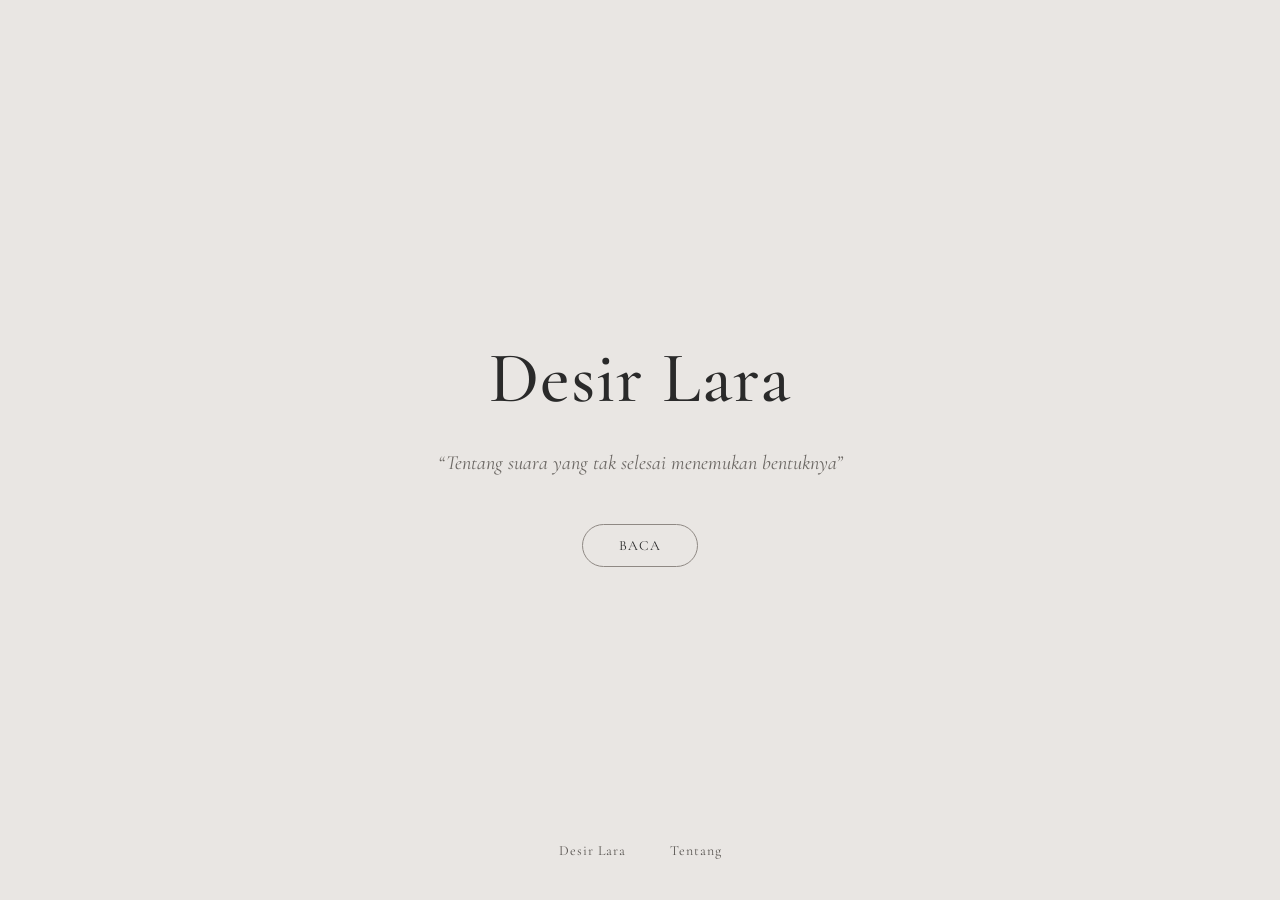
<file: index.html>
<!doctype html>
<html lang="id">
  <head>
    <meta charset="UTF-8" />
    <meta name="viewport" content="width=device-width, initial-scale=1.0" />
    <title>Desir Lara</title>

    <link
      href="https://fonts.googleapis.com/css2?family=Cormorant+Garamond:wght@400;500;600&display=swap"
      rel="stylesheet"
    />
    <link rel="stylesheet" href="style.css" />
  </head>

  <body>
    <section class="hero">
      <h1>Desir Lara</h1>
      <p class="tagline">
        “Tentang suara yang tak selesai menemukan bentuknya”
      </p>

      <a href="puisi-cerpen.html" class="btn">BACA</a>

      <div class="bottom-nav">
        <p>
          <a href="index.html">Desir Lara</a> <a href="tentang.html">Tentang</a>
        </p>
      </div>
    </section>
  </body>
</html>
</file>
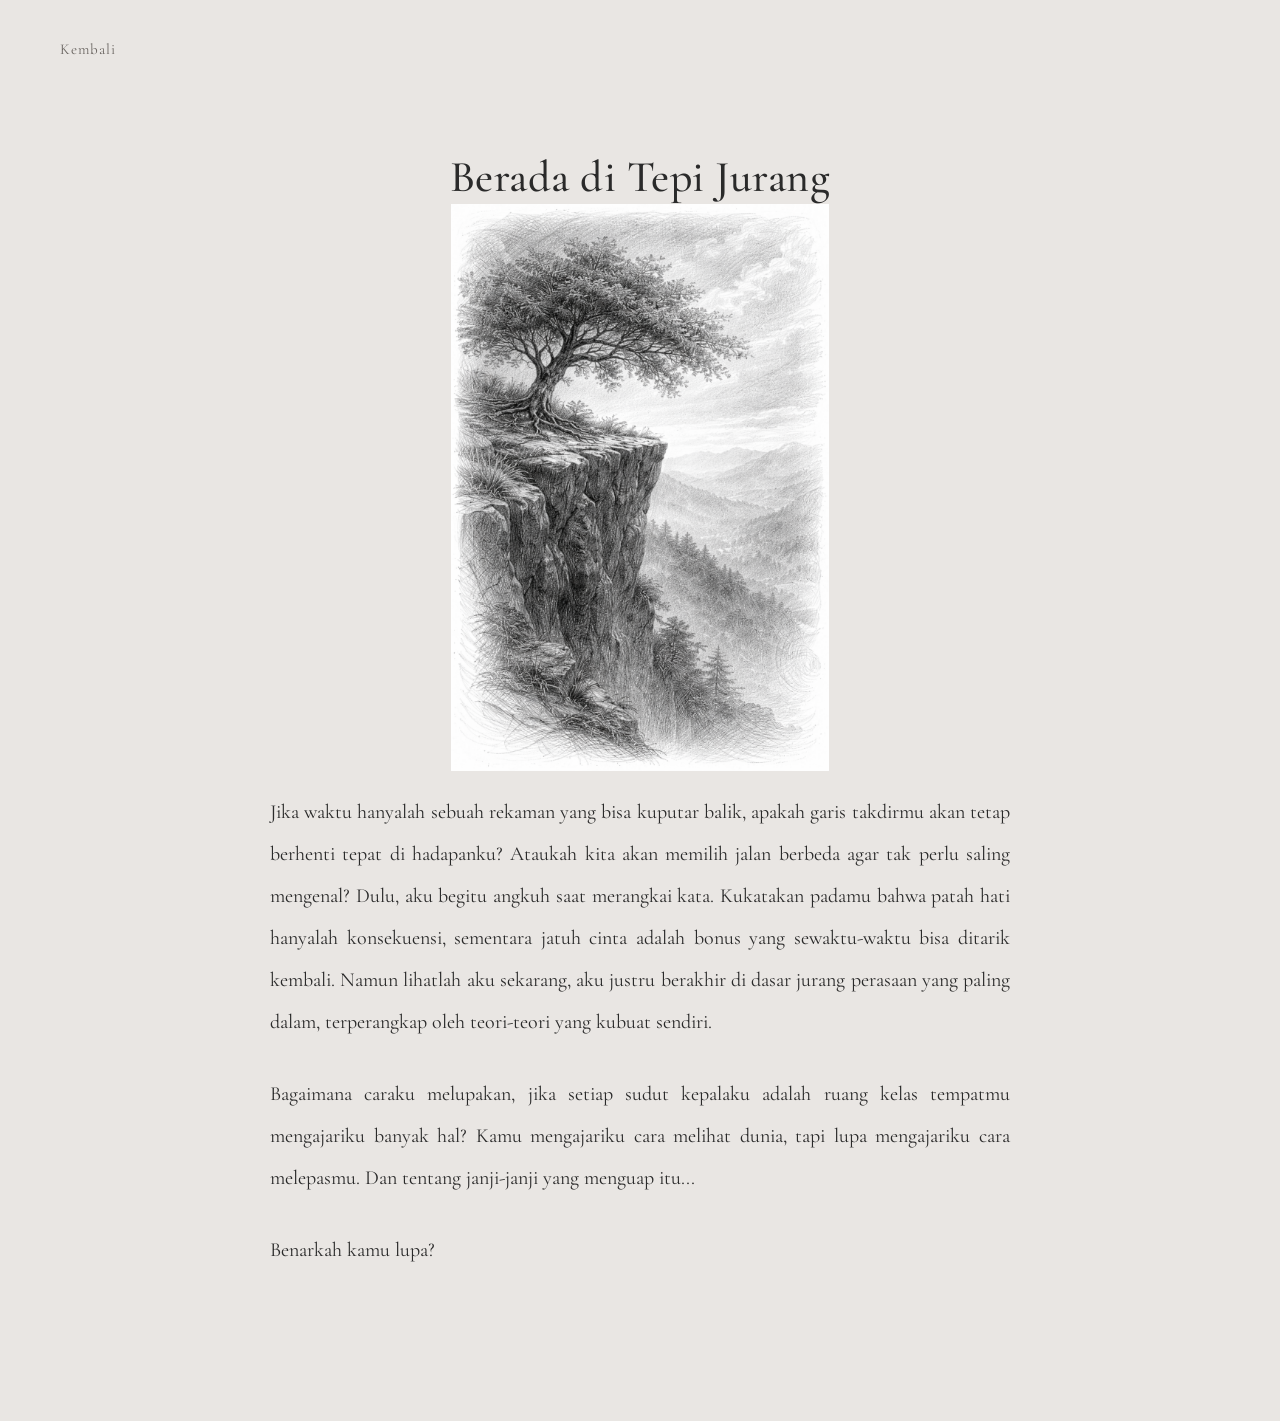
<file: jurang.html>
<html lang="en">
  <head>
    <html lang="en">
      <head>
        <link
          href="https://fonts.googleapis.com/css2?family=Cormorant+Garamond:wght@400;500;600&display=swap"
          rel="stylesheet"
        />
        <link rel="stylesheet" href="style.css" />
      </head>
      <body>
        <a href="puisi-cerpen.html" class="back-link">Kembali</a>

        <div class="detail-container">
          <h1 class="detail-title">Berada di Tepi Jurang</h1>

          <img src="assets/jurang.jpg" alt="Berada di Tepi Jurang" />
          <div class="detail-content">
            <p>
              Jika waktu hanyalah sebuah rekaman yang bisa kuputar balik, apakah
              garis takdirmu akan tetap berhenti tepat di hadapanku? Ataukah
              kita akan memilih jalan berbeda agar tak perlu saling mengenal?
              Dulu, aku begitu angkuh saat merangkai kata. Kukatakan padamu
              bahwa patah hati hanyalah konsekuensi, sementara jatuh cinta
              adalah bonus yang sewaktu-waktu bisa ditarik kembali. Namun
              lihatlah aku sekarang, aku justru berakhir di dasar jurang
              perasaan yang paling dalam, terperangkap oleh teori-teori yang
              kubuat sendiri.
            </p>
            <p>
              Bagaimana caraku melupakan, jika setiap sudut kepalaku adalah
              ruang kelas tempatmu mengajariku banyak hal? Kamu mengajariku cara
              melihat dunia, tapi lupa mengajariku cara melepasmu. Dan tentang
              janji-janji yang menguap itu...
            </p>
            <p>Benarkah kamu lupa?</p>
          </div>
        </div>
      </body>
    </html>
  </head>
</html>
</file>
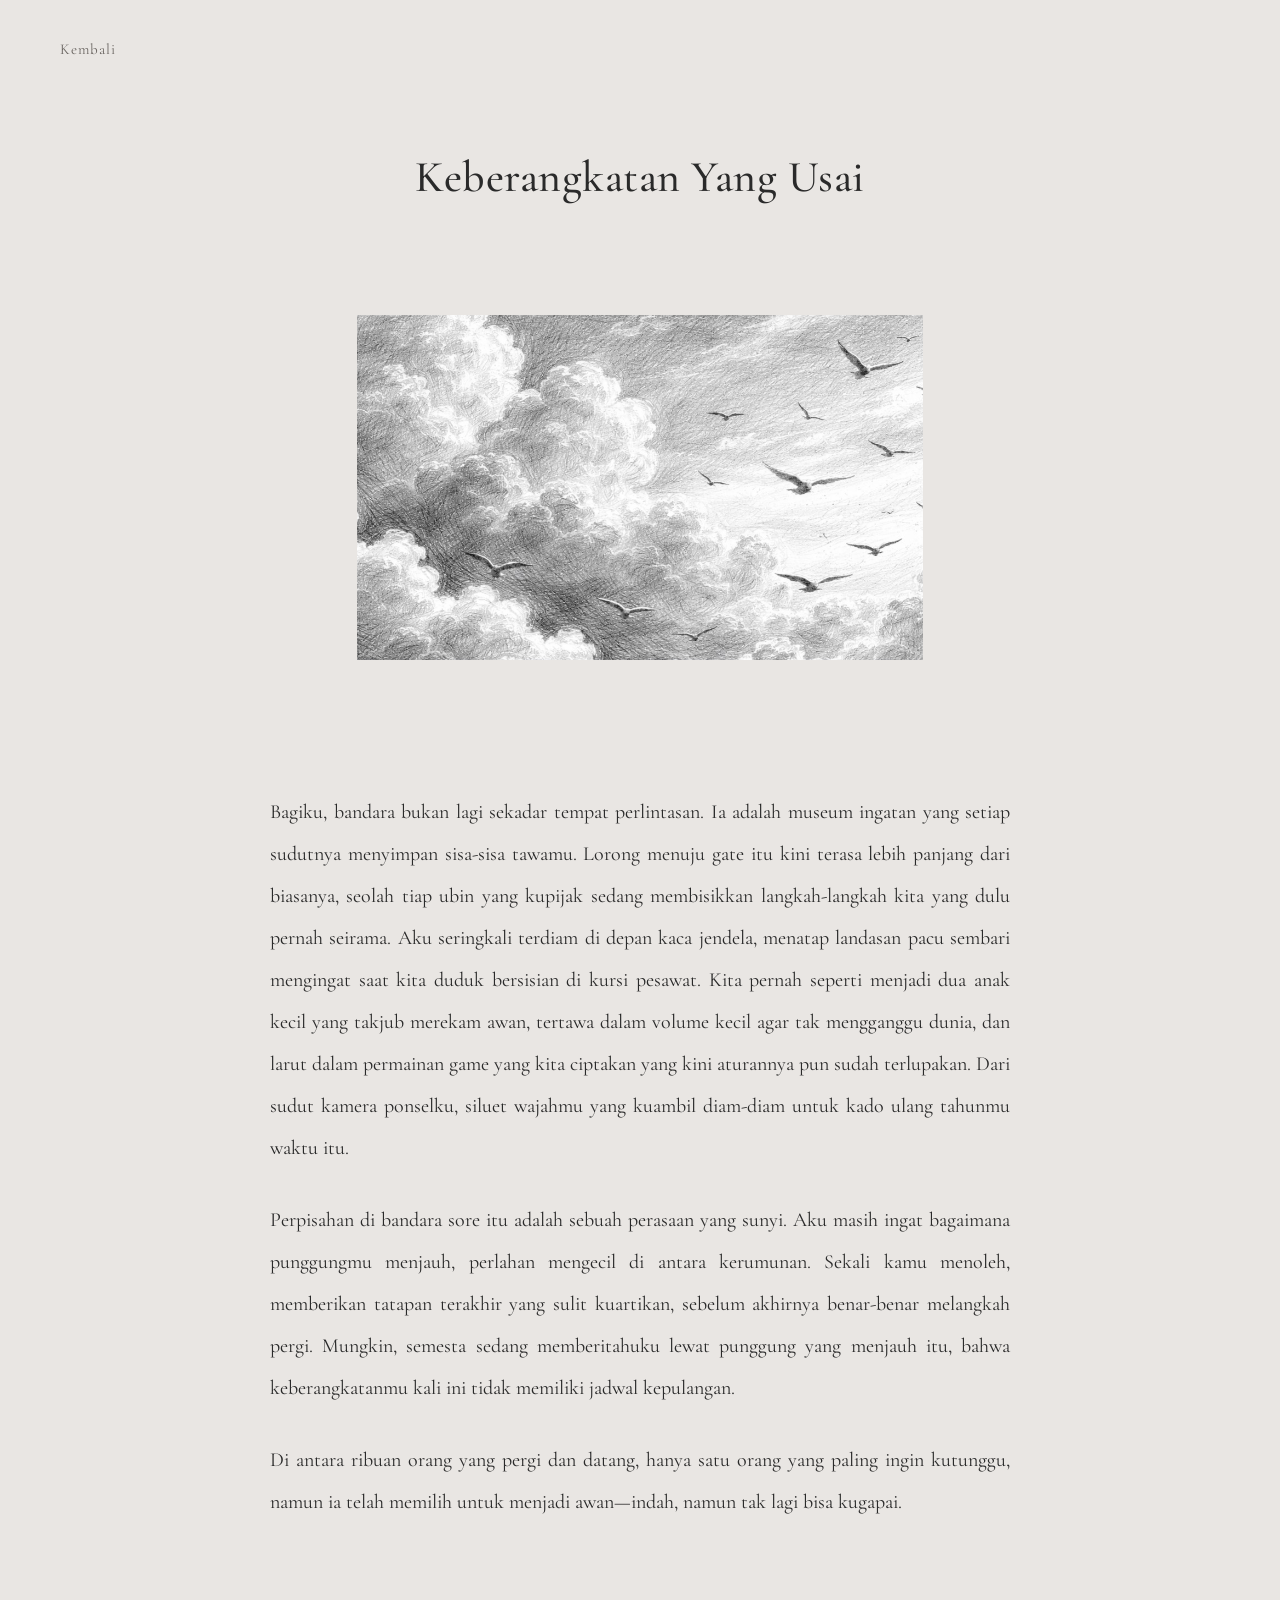
<file: keberangkatan-yang-usai.html>
<html lang="en">
  <head>
    <link
      href="https://fonts.googleapis.com/css2?family=Cormorant+Garamond:wght@400;500;600&display=swap"
      rel="stylesheet"
    />
    <link rel="stylesheet" href="style.css" />
  </head>
  <body>
    <a href="puisi-cerpen.html" class="back-link">Kembali</a>

    <div class="detail-container">
      <h1 class="detail-title">Keberangkatan Yang Usai</h1>

      <img src="assets/keberangkatan.jpg" alt="Keberangkatan Yang Usai" />
      <div class="detail-content">
        <p>
          Bagiku, bandara bukan lagi sekadar tempat perlintasan. Ia adalah
          museum ingatan yang setiap sudutnya menyimpan sisa-sisa tawamu. Lorong
          menuju gate itu kini terasa lebih panjang dari biasanya, seolah tiap
          ubin yang kupijak sedang membisikkan langkah-langkah kita yang dulu
          pernah seirama. Aku seringkali terdiam di depan kaca jendela, menatap
          landasan pacu sembari mengingat saat kita duduk bersisian di kursi
          pesawat. Kita pernah seperti menjadi dua anak kecil yang takjub
          merekam awan, tertawa dalam volume kecil agar tak mengganggu dunia,
          dan larut dalam permainan game yang kita ciptakan yang kini aturannya
          pun sudah terlupakan. Dari sudut kamera ponselku, siluet wajahmu yang
          kuambil diam-diam untuk kado ulang tahunmu waktu itu.
        </p>
        <p>
          Perpisahan di bandara sore itu adalah sebuah perasaan yang sunyi. Aku
          masih ingat bagaimana punggungmu menjauh, perlahan mengecil di antara
          kerumunan. Sekali kamu menoleh, memberikan tatapan terakhir yang sulit
          kuartikan, sebelum akhirnya benar-benar melangkah pergi. Mungkin,
          semesta sedang memberitahuku lewat punggung yang menjauh itu, bahwa
          keberangkatanmu kali ini tidak memiliki jadwal kepulangan.
        </p>
        <p>
          Di antara ribuan orang yang pergi dan datang, hanya satu orang yang
          paling ingin kutunggu, namun ia telah memilih untuk menjadi
          awan—indah, namun tak lagi bisa kugapai.
        </p>
      </div>
    </div>
  </body>
</html>
</file>
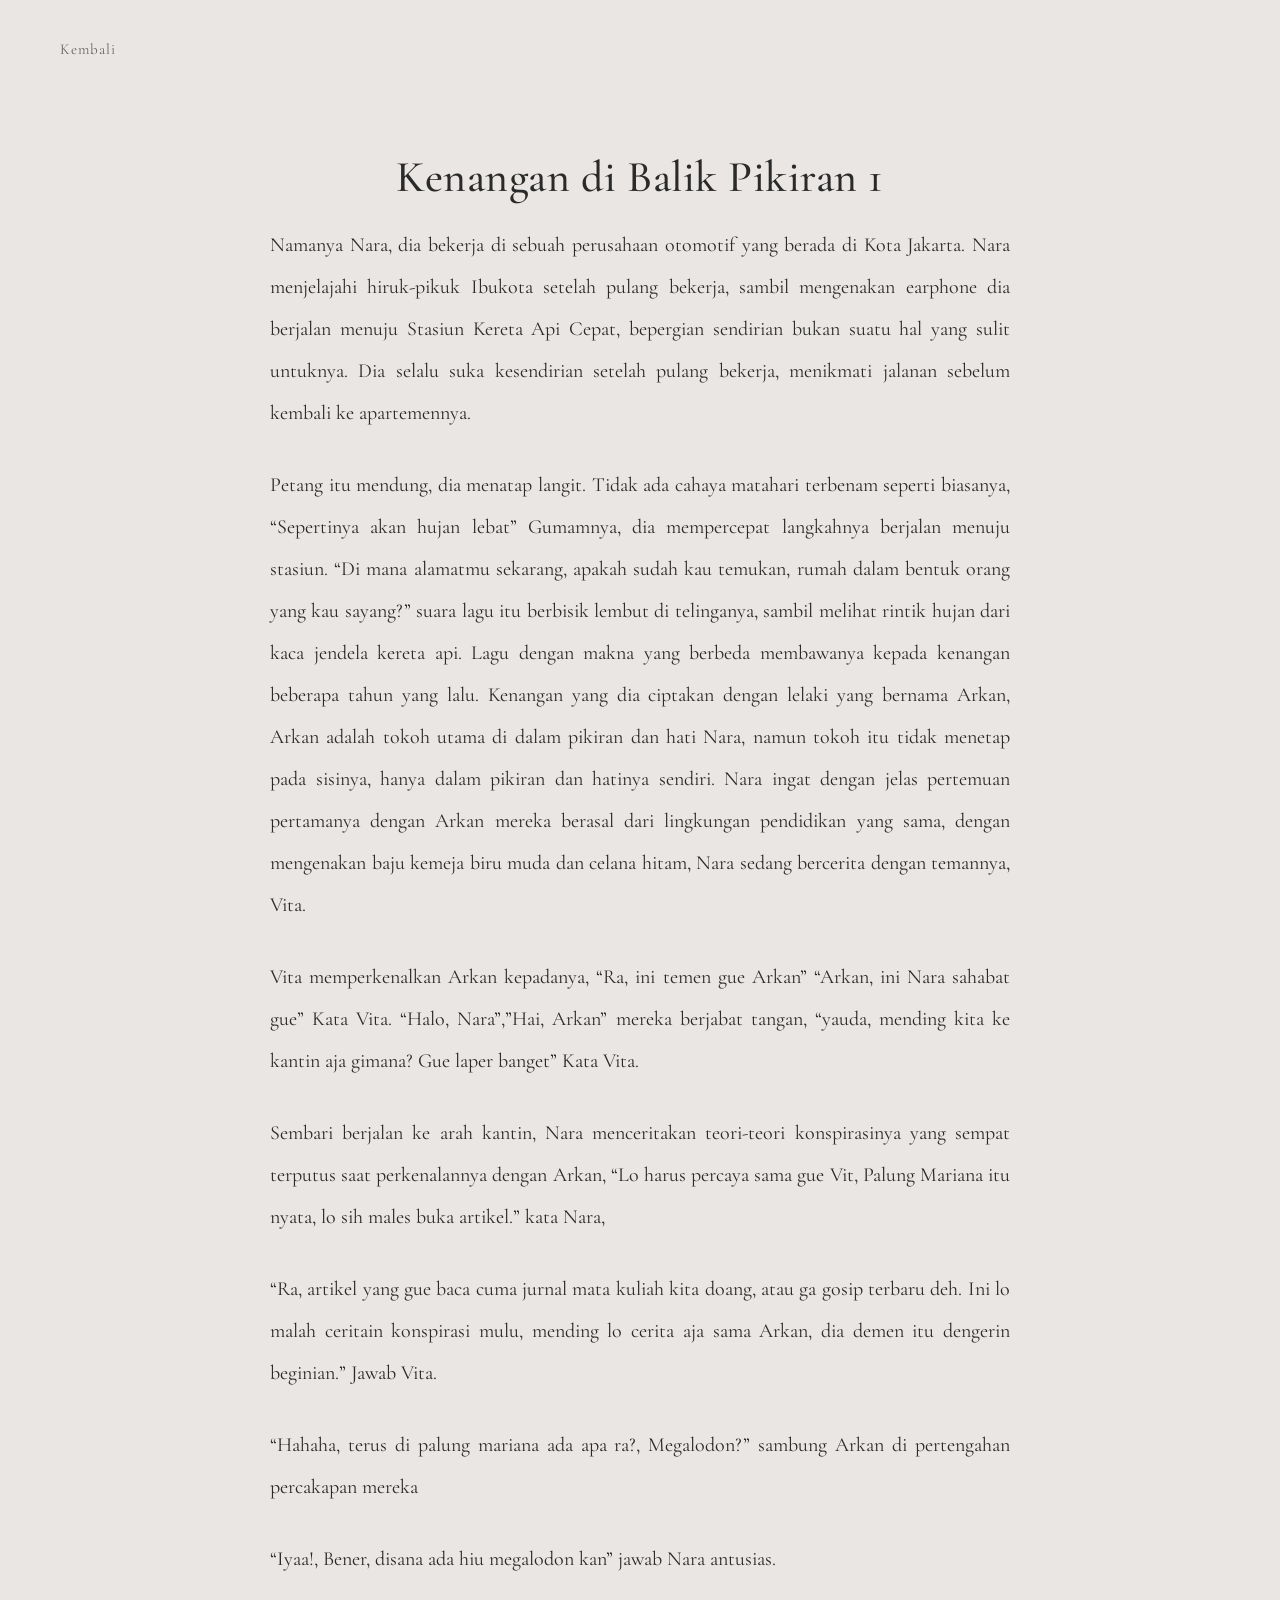
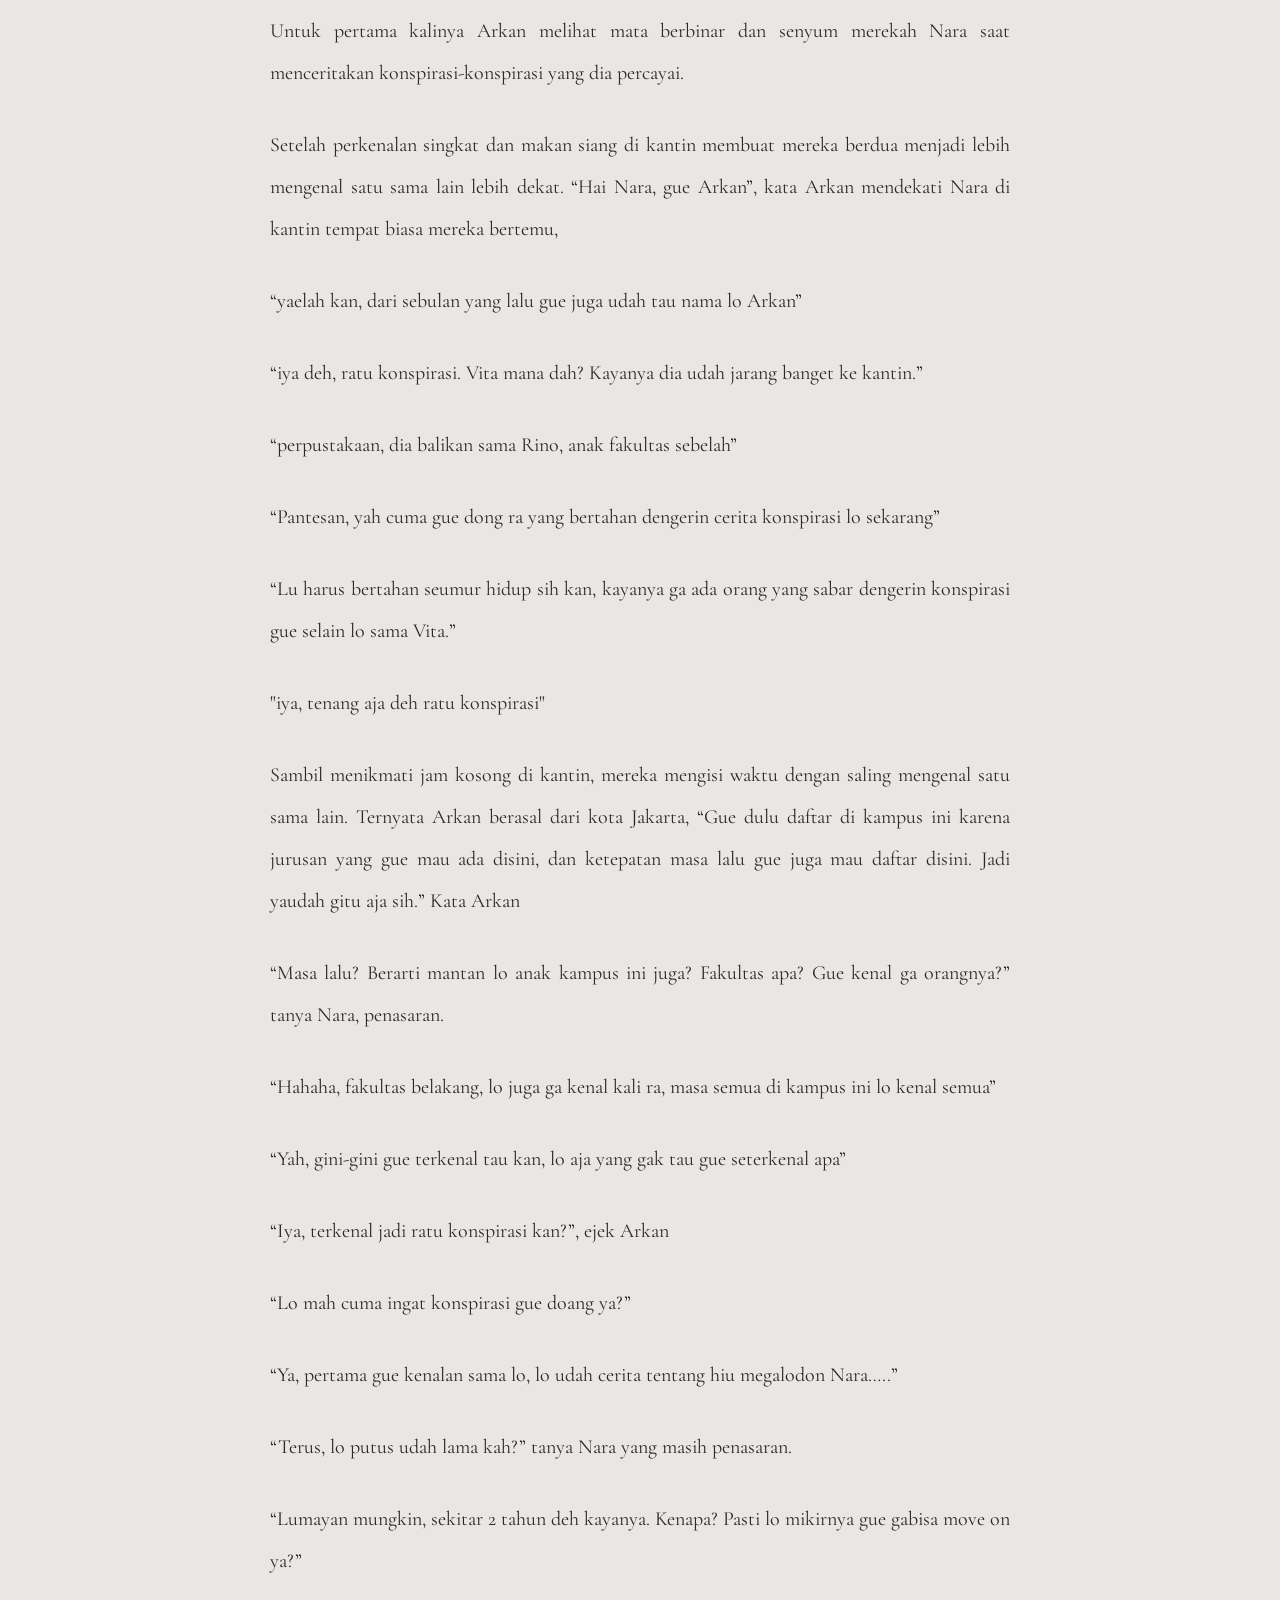
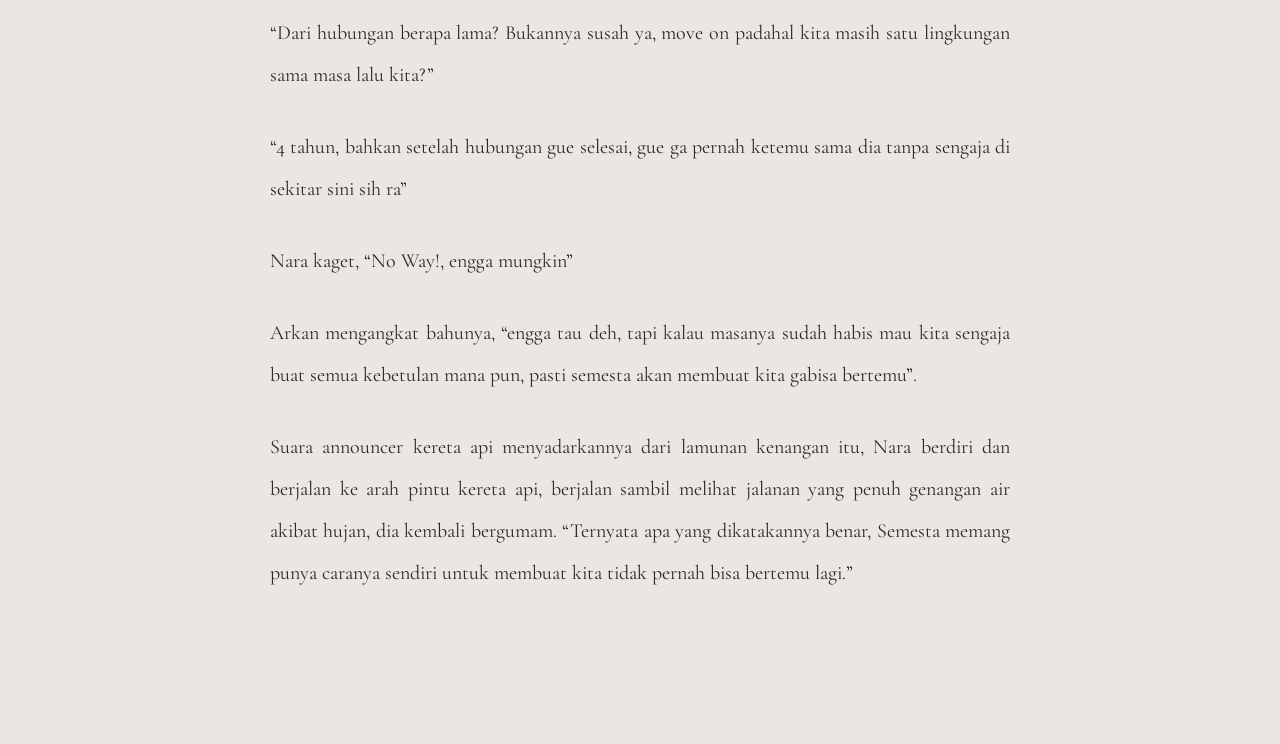
<file: kenagandibalikpikiran.html>
<html lang="en">
  <head>
    <link
      href="https://fonts.googleapis.com/css2?family=Cormorant+Garamond:wght@400;500;600&display=swap"
      rel="stylesheet"
    />
    <link rel="stylesheet" href="style.css" />
  </head>
  <body>
    <a href="puisi-cerpen.html" class="back-link">Kembali</a>

    <div class="detail-container">
      <h1 class="detail-title">Kenangan di Balik Pikiran 1</h1>

      <div class="detail-content">
        <p>
          Namanya Nara, dia bekerja di sebuah perusahaan otomotif yang berada di
          Kota Jakarta. Nara menjelajahi hiruk-pikuk Ibukota setelah pulang
          bekerja, sambil mengenakan earphone dia berjalan menuju Stasiun Kereta
          Api Cepat, bepergian sendirian bukan suatu hal yang sulit untuknya.
          Dia selalu suka kesendirian setelah pulang bekerja, menikmati jalanan
          sebelum kembali ke apartemennya.
        </p>
        <p>
          Petang itu mendung, dia menatap langit. Tidak ada cahaya matahari
          terbenam seperti biasanya, “Sepertinya akan hujan lebat” Gumamnya, dia
          mempercepat langkahnya berjalan menuju stasiun. “Di mana alamatmu
          sekarang, apakah sudah kau temukan, rumah dalam bentuk orang yang kau
          sayang?” suara lagu itu berbisik lembut di telinganya, sambil melihat
          rintik hujan dari kaca jendela kereta api. Lagu dengan makna yang
          berbeda membawanya kepada kenangan beberapa tahun yang lalu. Kenangan
          yang dia ciptakan dengan lelaki yang bernama Arkan, Arkan adalah tokoh
          utama di dalam pikiran dan hati Nara, namun tokoh itu tidak menetap
          pada sisinya, hanya dalam pikiran dan hatinya sendiri. Nara ingat
          dengan jelas pertemuan pertamanya dengan Arkan mereka berasal dari
          lingkungan pendidikan yang sama, dengan mengenakan baju kemeja biru
          muda dan celana hitam, Nara sedang bercerita dengan temannya, Vita.
          </p>
          <p>Vita memperkenalkan Arkan kepadanya, “Ra, ini temen gue Arkan” “Arkan,
          ini Nara sahabat gue” Kata Vita. “Halo, Nara”,”Hai, Arkan” mereka
          berjabat tangan, “yauda, mending kita ke kantin aja gimana? Gue laper
          banget” Kata Vita.</p>
          <p>Sembari berjalan ke arah kantin, Nara menceritakan
          teori-teori konspirasinya yang sempat terputus saat perkenalannya
          dengan Arkan, “Lo harus percaya sama gue Vit, Palung Mariana itu
          nyata, lo sih males buka artikel.” kata Nara,</p>
          <p>
           “Ra, artikel yang gue
          baca cuma jurnal mata kuliah kita doang, atau ga gosip terbaru deh.
          Ini lo malah ceritain konspirasi mulu, mending lo cerita aja sama
          Arkan, dia demen itu dengerin beginian.” Jawab Vita. 
          </p>
          <p>“Hahaha, terus di palung mariana ada apa ra?, Megalodon?” sambung Arkan di pertengahan
          percakapan mereka</p> 
          <p>“Iyaa!, Bener, disana ada hiu megalodon kan” jawab
          Nara antusias.</p>
          <p>Untuk pertama kalinya Arkan melihat mata berbinar dan
          senyum merekah Nara saat menceritakan konspirasi-konspirasi yang dia
          percayai.</p>
        </p>
        <p>
          Setelah perkenalan singkat dan makan siang di kantin membuat mereka
          berdua menjadi lebih mengenal satu sama lain lebih dekat. “Hai Nara,
          gue Arkan”, kata Arkan mendekati Nara di kantin tempat biasa mereka
          bertemu,
        </p>
          <p>“yaelah kan, dari sebulan yang lalu gue juga udah tau nama lo
          Arkan”</p> 
          <p>“iya deh, ratu konspirasi. Vita mana dah? Kayanya dia udah
          jarang banget ke kantin.”</p> 
          <p>“perpustakaan, dia balikan sama Rino, anak
          fakultas sebelah”</p>
          <p>“Pantesan, yah cuma gue dong ra yang bertahan
          dengerin cerita konspirasi lo sekarang”</p>
         <p>“Lu harus bertahan seumur
          hidup sih kan, kayanya ga ada orang yang sabar dengerin konspirasi gue
          selain lo sama Vita.”</p>
        <p>"iya, tenang aja deh ratu konspirasi"</p>
        
        <p>
          Sambil menikmati jam kosong di kantin, mereka mengisi waktu dengan
          saling mengenal satu sama lain. Ternyata Arkan berasal dari kota
          Jakarta, “Gue dulu daftar di kampus ini karena jurusan yang gue mau
          ada disini, dan ketepatan masa lalu gue juga mau daftar disini. Jadi
          yaudah gitu aja sih.” Kata Arkan
        </p>
        <p>
          “Masa lalu? Berarti mantan lo anak kampus ini juga? Fakultas apa? Gue
          kenal ga orangnya?” tanya Nara, penasaran.
        </p>
        <p>
          “Hahaha, fakultas belakang, lo juga ga kenal kali ra, masa semua di
          kampus ini lo kenal semua”
        </p>
        <p>
          “Yah, gini-gini gue terkenal tau kan, lo aja yang gak tau gue
          seterkenal apa”
        </p>
        <p>“Iya, terkenal jadi ratu konspirasi kan?”, ejek Arkan</p>
        <p>“Lo mah cuma ingat konspirasi gue doang ya?”</p>
        <p>
          “Ya, pertama gue kenalan sama lo, lo udah cerita tentang hiu megalodon
          Nara…..”
        </p>
        <p>“Terus, lo putus udah lama kah?” tanya Nara yang masih penasaran.</p>
        <p>
          “Lumayan mungkin, sekitar 2 tahun deh kayanya. Kenapa? Pasti lo
          mikirnya gue gabisa move on ya?”
        </p>
        <p>
          “Dari hubungan berapa lama? Bukannya susah ya, move on padahal kita
          masih satu lingkungan sama masa lalu kita?”
        </p>
        <p>
          “4 tahun, bahkan setelah hubungan gue selesai, gue ga pernah ketemu
          sama dia tanpa sengaja di sekitar sini sih ra”
        </p>
        <p>Nara kaget, “No Way!, engga mungkin”</p>
        <p>
          Arkan mengangkat bahunya, “engga tau deh, tapi kalau masanya sudah
          habis mau kita sengaja buat semua kebetulan mana pun, pasti semesta
          akan membuat kita gabisa bertemu”.
        </p>
        <p>
          Suara announcer kereta api menyadarkannya dari lamunan kenangan itu,
          Nara berdiri dan berjalan ke arah pintu kereta api, berjalan sambil
          melihat jalanan yang penuh genangan air akibat hujan, dia kembali
          bergumam. “Ternyata apa yang dikatakannya benar, Semesta memang punya caranya sendiri untuk membuat kita tidak pernah bisa bertemu lagi.”
        </p>
      </div>
    </div>
  </body>
</html>
</file>
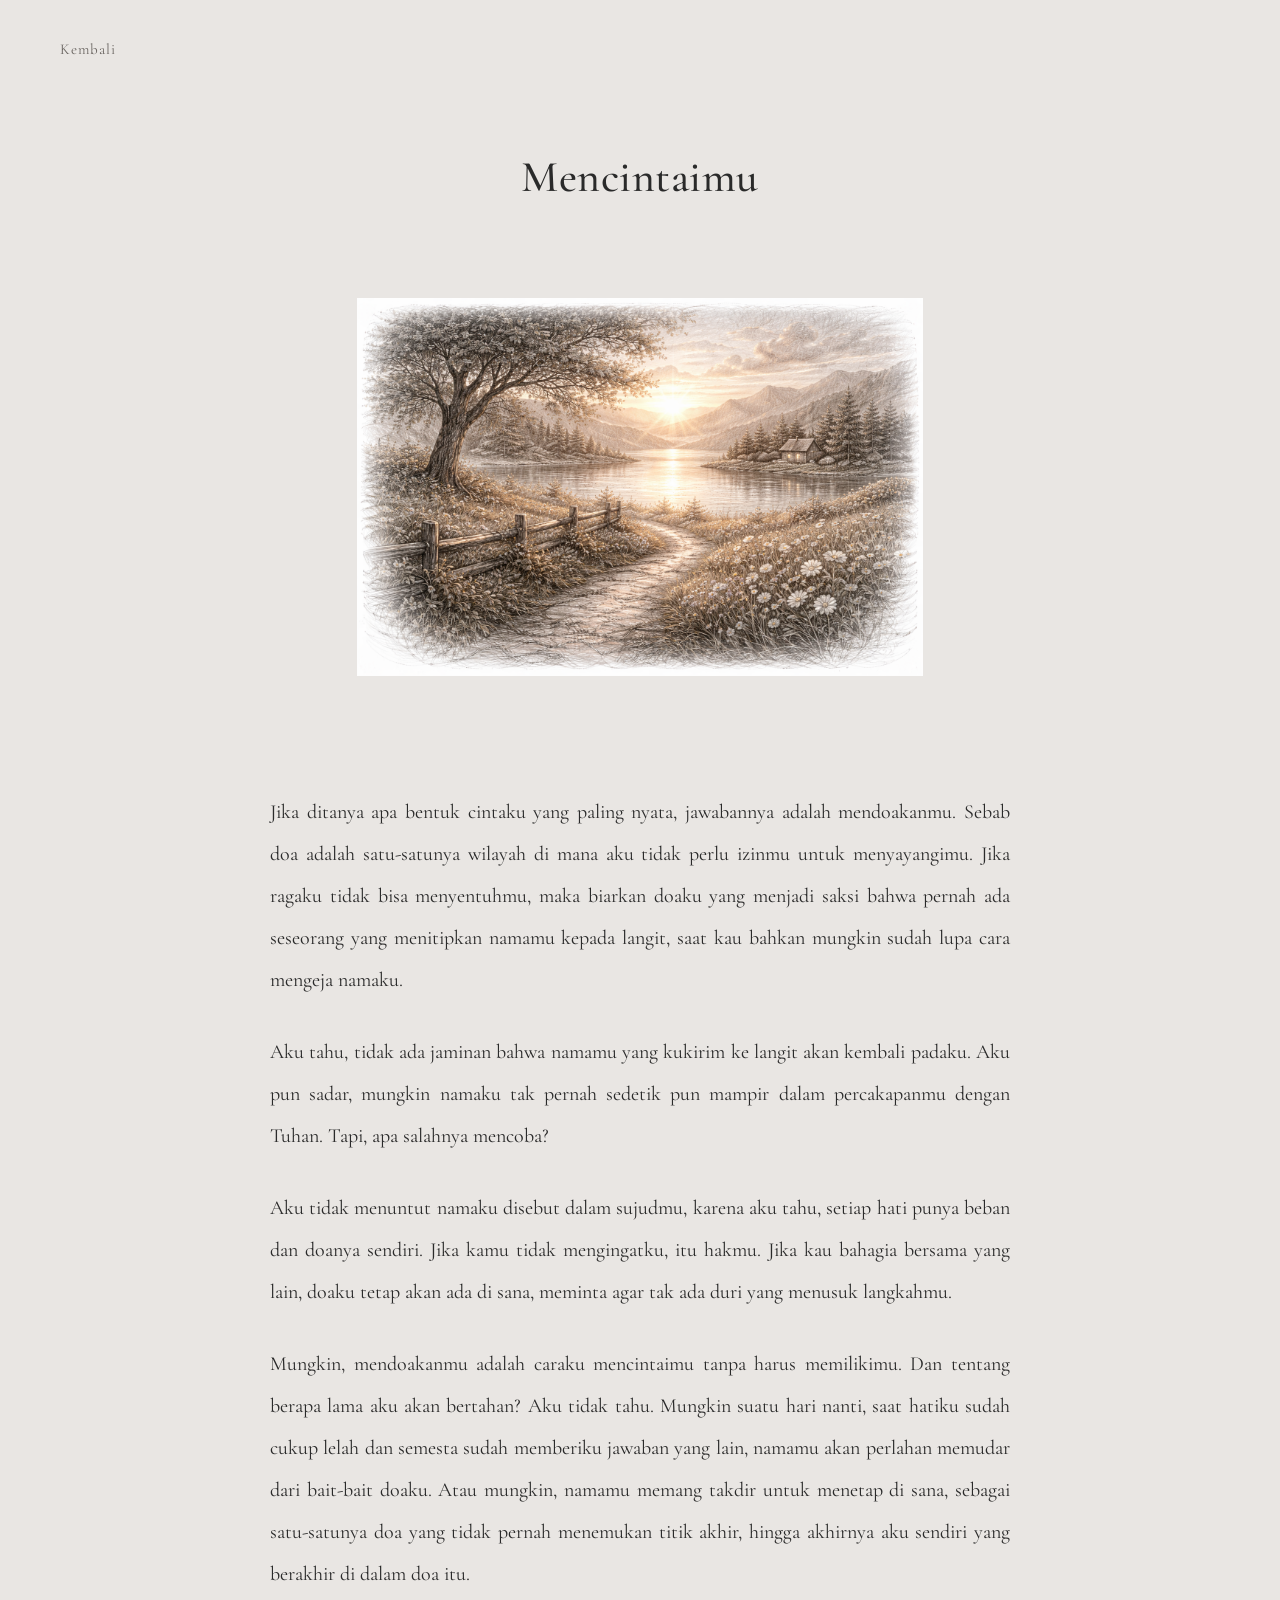
<file: mencintaimu.html>
<html lang="en">
  <head>
    <html lang="en">
      <head>
        <link
          href="https://fonts.googleapis.com/css2?family=Cormorant+Garamond:wght@400;500;600&display=swap"
          rel="stylesheet"
        />
        <link rel="stylesheet" href="style.css" />
      </head>
      <body>
        <a href="puisi-cerpen.html" class="back-link">Kembali</a>

        <div class="detail-container">
          <h1 class="detail-title">Mencintaimu</h1>

          <img src="assets/Mencintaimu.jpg" alt="Mencintaimu" />
          <div class="detail-content">
            <p>
              Jika ditanya apa bentuk cintaku yang paling nyata, jawabannya
              adalah mendoakanmu. Sebab doa adalah satu-satunya wilayah di mana
              aku tidak perlu izinmu untuk menyayangimu. Jika ragaku tidak bisa
              menyentuhmu, maka biarkan doaku yang menjadi saksi bahwa pernah
              ada seseorang yang menitipkan namamu kepada langit, saat kau
              bahkan mungkin sudah lupa cara mengeja namaku.
            </p>
            <p>
              Aku tahu, tidak ada jaminan bahwa namamu yang kukirim ke langit
              akan kembali padaku. Aku pun sadar, mungkin namaku tak pernah
              sedetik pun mampir dalam percakapanmu dengan Tuhan. Tapi, apa
              salahnya mencoba?
            </p>
            <p>
              Aku tidak menuntut namaku disebut dalam sujudmu, karena aku tahu,
              setiap hati punya beban dan doanya sendiri. Jika kamu tidak
              mengingatku, itu hakmu. Jika kau bahagia bersama yang lain, doaku
              tetap akan ada di sana, meminta agar tak ada duri yang menusuk
              langkahmu.
            </p>
            <p>
              Mungkin, mendoakanmu adalah caraku mencintaimu tanpa harus
              memilikimu. Dan tentang berapa lama aku akan bertahan? Aku tidak
              tahu. Mungkin suatu hari nanti, saat hatiku sudah cukup lelah dan
              semesta sudah memberiku jawaban yang lain, namamu akan perlahan
              memudar dari bait-bait doaku. Atau mungkin, namamu memang takdir
              untuk menetap di sana, sebagai satu-satunya doa yang tidak pernah
              menemukan titik akhir, hingga akhirnya aku sendiri yang berakhir
              di dalam doa itu.
            </p>
          </div>
        </div>
      </body>
    </html>
  </head>
</html>
</file>
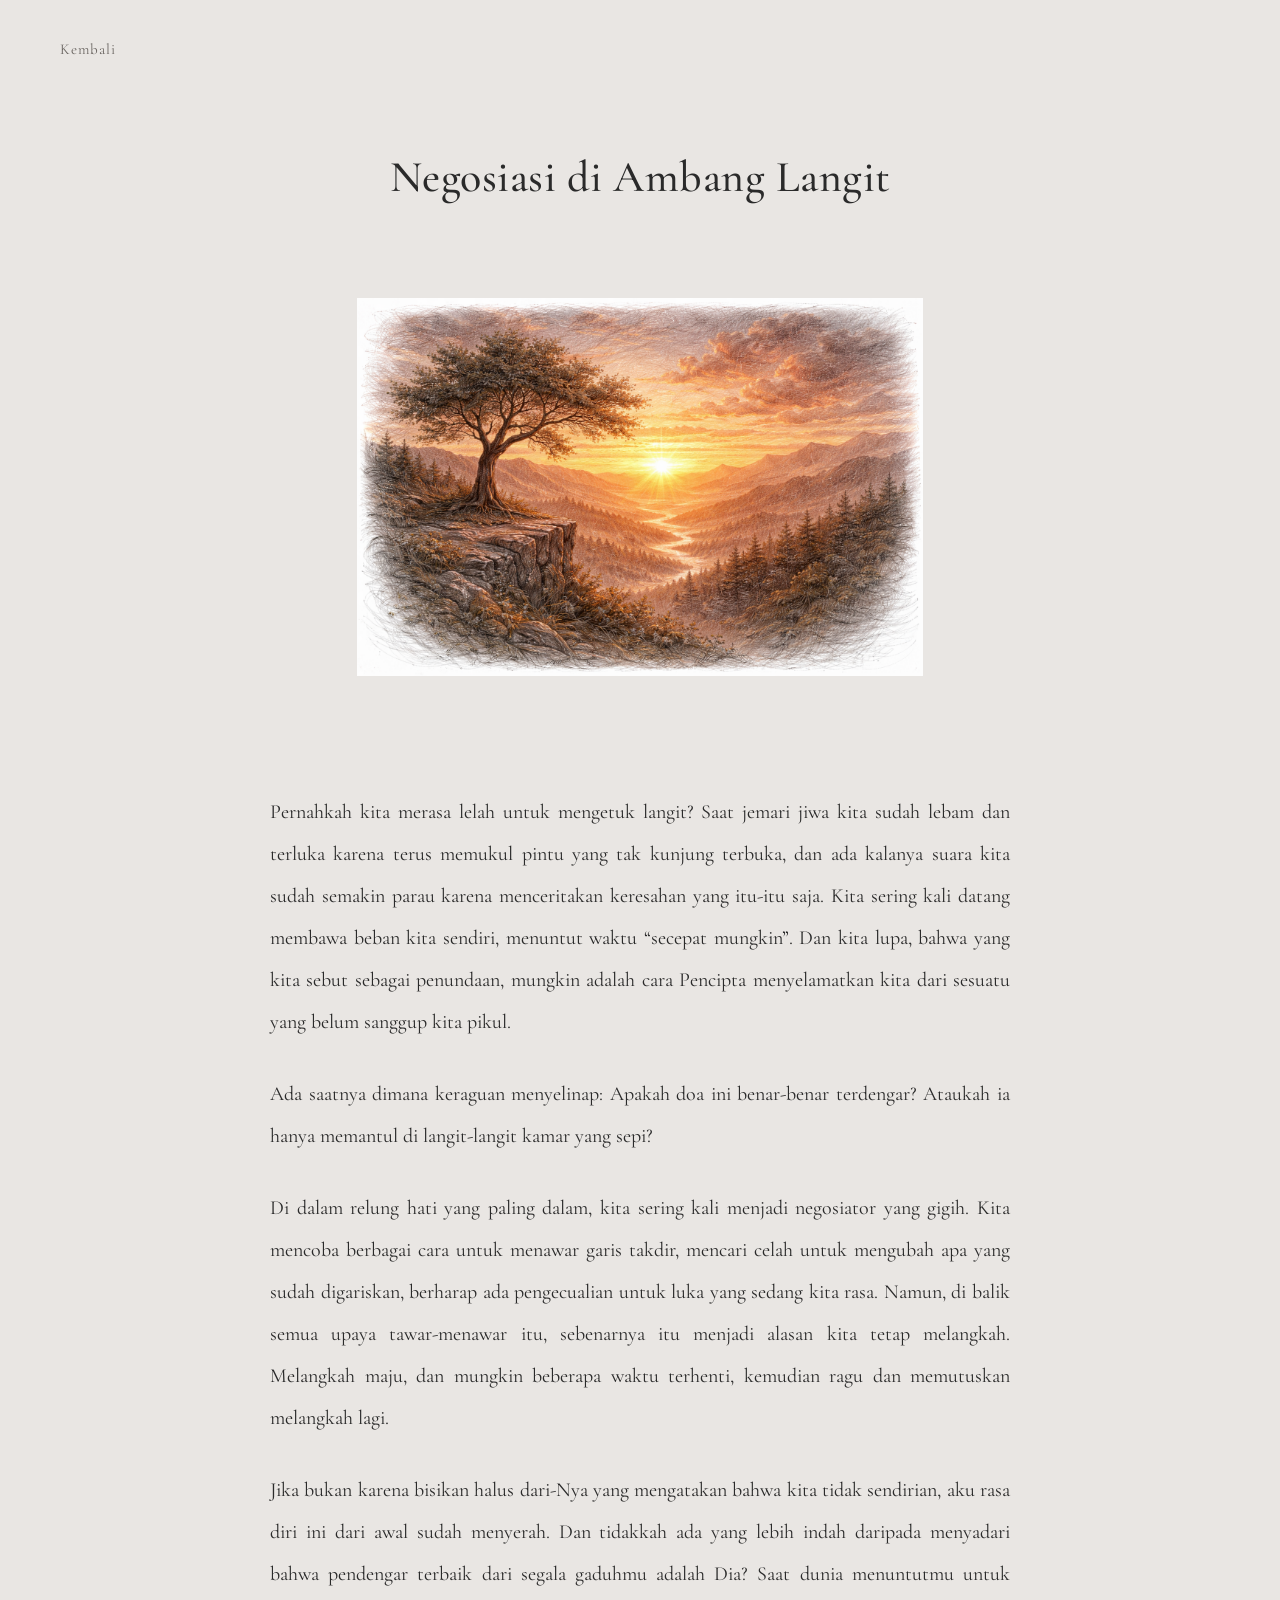
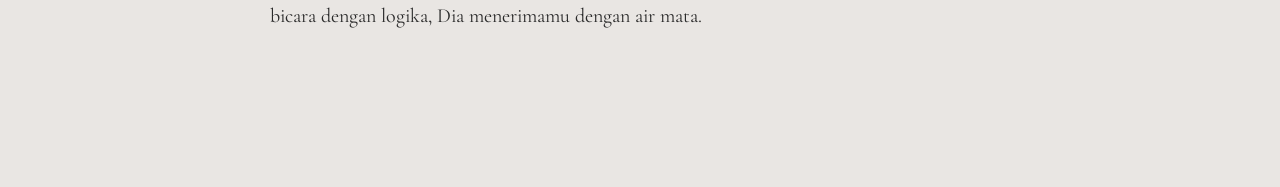
<file: NegosiasiDiAmbangLangit.html>
<html lang="en">
  <head>
    <link
      href="https://fonts.googleapis.com/css2?family=Cormorant+Garamond:wght@400;500;600&display=swap"
      rel="stylesheet"
    />
    <link rel="stylesheet" href="style.css" />
  </head>
  <body>
    <a href="puisi-cerpen.html" class="back-link">Kembali</a>

    <div class="detail-container">
      <h1 class="detail-title">Negosiasi di Ambang Langit</h1>

      <img src="assets/Negosiasi.jpg" alt="Negosiasi di Ambang Langit" />
      <div class="detail-content">
        <p>
          Pernahkah kita merasa lelah untuk mengetuk langit? Saat jemari jiwa
          kita sudah lebam dan terluka karena terus memukul pintu yang tak
          kunjung terbuka, dan ada kalanya suara kita sudah semakin parau karena
          menceritakan keresahan yang itu-itu saja. Kita sering kali datang
          membawa beban kita sendiri, menuntut waktu “secepat mungkin”. Dan kita
          lupa, bahwa yang kita sebut sebagai penundaan, mungkin adalah cara
          Pencipta menyelamatkan kita dari sesuatu yang belum sanggup kita
          pikul.
        </p>
        <p>
          Ada saatnya dimana keraguan menyelinap: Apakah doa ini benar-benar
          terdengar? Ataukah ia hanya memantul di langit-langit kamar yang sepi?
        </p>
        <p>
          Di dalam relung hati yang paling dalam, kita sering kali menjadi
          negosiator yang gigih. Kita mencoba berbagai cara untuk menawar garis
          takdir, mencari celah untuk mengubah apa yang sudah digariskan,
          berharap ada pengecualian untuk luka yang sedang kita rasa. Namun, di
          balik semua upaya tawar-menawar itu, sebenarnya itu menjadi alasan
          kita tetap melangkah. Melangkah maju, dan mungkin beberapa waktu
          terhenti, kemudian ragu dan memutuskan melangkah lagi.
        </p>
        <p>
          Jika bukan karena bisikan halus dari-Nya yang mengatakan bahwa kita
          tidak sendirian, aku rasa diri ini dari awal sudah menyerah. Dan
          tidakkah ada yang lebih indah daripada menyadari bahwa pendengar
          terbaik dari segala gaduhmu adalah Dia? Saat dunia menuntutmu untuk
          bicara dengan logika, Dia menerimamu dengan air mata.
        </p>
      </div>
    </div>
  </body>
</html>
</file>
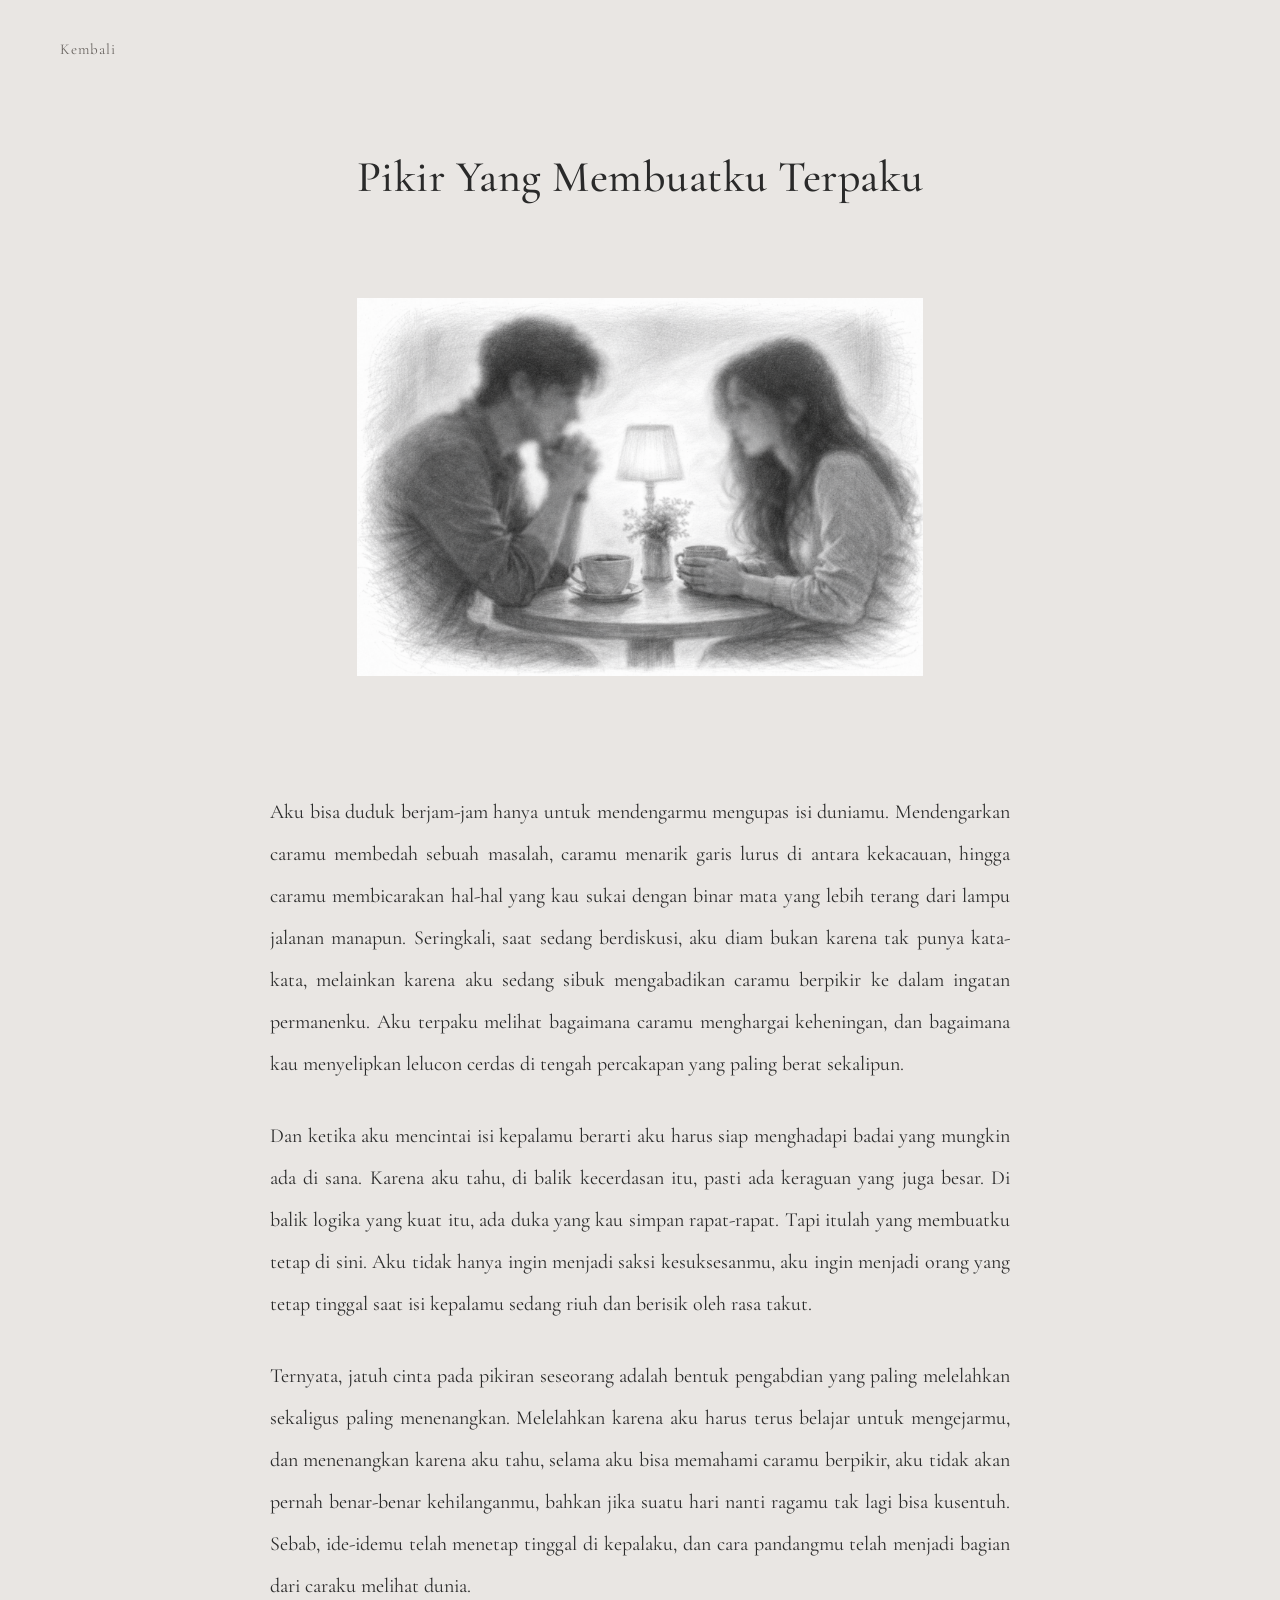
<file: pikirmu.html>
<html lang="en">
  <head>
    <link
      href="https://fonts.googleapis.com/css2?family=Cormorant+Garamond:wght@400;500;600&display=swap"
      rel="stylesheet"
    />
    <link rel="stylesheet" href="style.css" />
  </head>
  <body>
    <a href="puisi-cerpen.html" class="back-link">Kembali</a>

    <div class="detail-container">
      <h1 class="detail-title">Pikir Yang Membuatku Terpaku</h1>

      <img src="assets/pikir.jpg" alt="Pikir Yang Membuatku Terpaku" />
      <div class="detail-content">
        <p>
          Aku bisa duduk berjam-jam hanya untuk mendengarmu mengupas isi
          duniamu. Mendengarkan caramu membedah sebuah masalah, caramu menarik
          garis lurus di antara kekacauan, hingga caramu membicarakan hal-hal
          yang kau sukai dengan binar mata yang lebih terang dari lampu jalanan
          manapun. Seringkali, saat sedang berdiskusi, aku diam bukan karena tak
          punya kata-kata, melainkan karena aku sedang sibuk mengabadikan caramu
          berpikir ke dalam ingatan permanenku. Aku terpaku melihat bagaimana
          caramu menghargai keheningan, dan bagaimana kau menyelipkan lelucon
          cerdas di tengah percakapan yang paling berat sekalipun.
        </p>
        <p>
          Dan ketika aku mencintai isi kepalamu berarti aku harus siap
          menghadapi badai yang mungkin ada di sana. Karena aku tahu, di balik
          kecerdasan itu, pasti ada keraguan yang juga besar. Di balik logika
          yang kuat itu, ada duka yang kau simpan rapat-rapat. Tapi itulah yang
          membuatku tetap di sini. Aku tidak hanya ingin menjadi saksi
          kesuksesanmu, aku ingin menjadi orang yang tetap tinggal saat isi
          kepalamu sedang riuh dan berisik oleh rasa takut.
        </p>
        <p>
          Ternyata, jatuh cinta pada pikiran seseorang adalah bentuk pengabdian
          yang paling melelahkan sekaligus paling menenangkan. Melelahkan karena
          aku harus terus belajar untuk mengejarmu, dan menenangkan karena aku
          tahu, selama aku bisa memahami caramu berpikir, aku tidak akan pernah
          benar-benar kehilanganmu, bahkan jika suatu hari nanti ragamu tak lagi
          bisa kusentuh. Sebab, ide-idemu telah menetap tinggal di kepalaku, dan
          cara pandangmu telah menjadi bagian dari caraku melihat dunia.
        </p>
      </div>
    </div>
  </body>
</html>
</file>
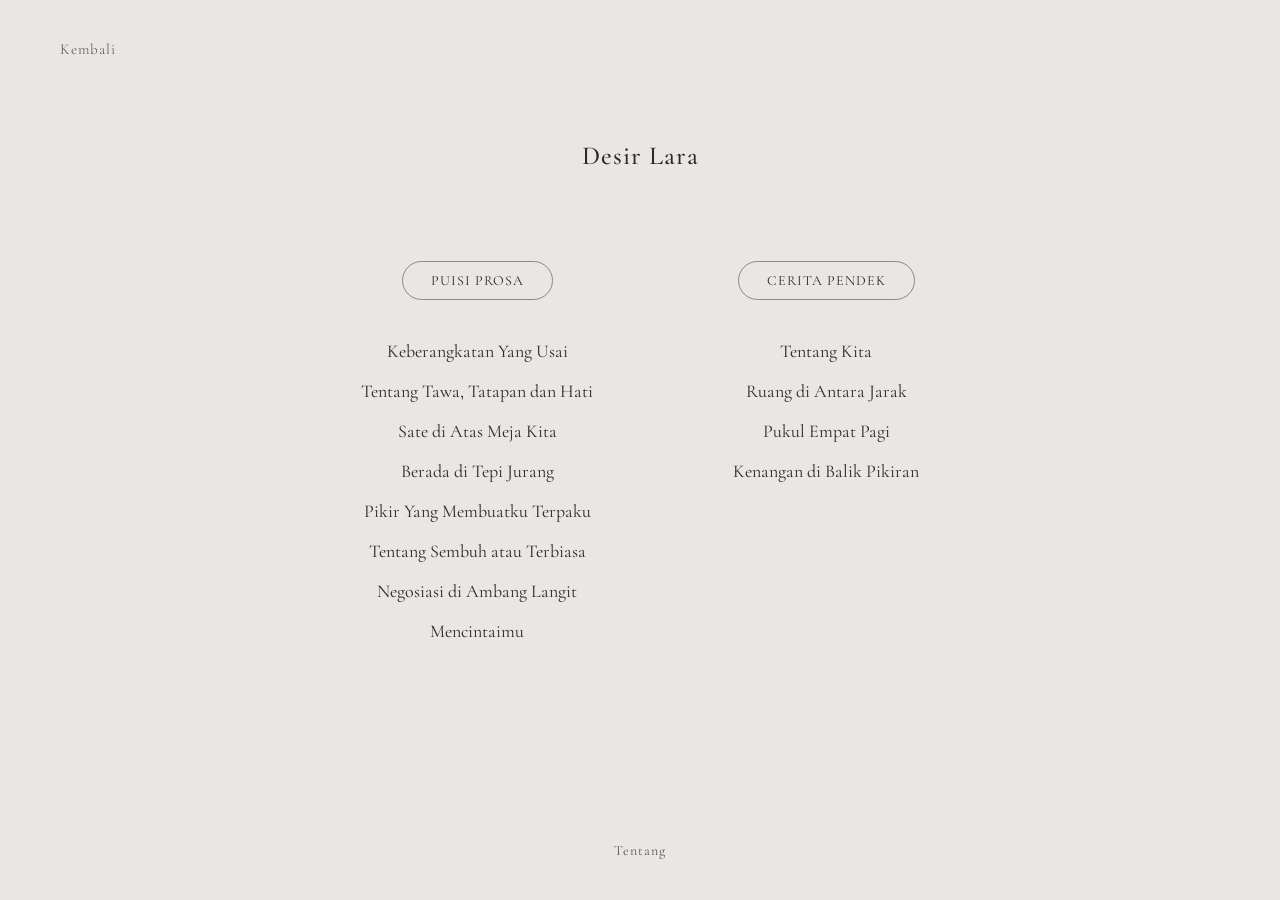
<file: puisi-cerpen.html>
<!doctype html>
<html lang="id">
  <head>
    <meta charset="UTF-8" />
    <meta name="viewport" content="width=device-width, initial-scale=1.0" />
    <title>Karya - Desir Lara</title>

    <link
      href="https://fonts.googleapis.com/css2?family=Cormorant+Garamond:wght@400;500;600&display=swap"
      rel="stylesheet"
    />
    <link rel="stylesheet" href="style.css" />
  </head>
  <body>
    <a href="index.html" class="back-link">Kembali</a>
    <section class="kategori-page">
      <h2 class="small-title">Desir Lara</h2>

      <div class="kategori-container">
        <!-- PUISI PROSA -->
        <div class="kategori-box">
          <a class="kategori-btn">PUISI PROSA</a>

          <div class="list-judul">
            <p>
              <a href="keberangkatan-yang-usai.html">Keberangkatan Yang Usai</a>
            </p>
            <p>
              <a href="Tentangtawatatapandanhati.html"
                >Tentang Tawa, Tatapan dan Hati</a
              >
            </p>
            <p><a href="sate.html">Sate di Atas Meja Kita</a></p>
            <p><a href="jurang.html">Berada di Tepi Jurang</a></p>
            <p><a href="pikirmu.html">Pikir Yang Membuatku Terpaku</a></p>
            <p>
              <a href="tentangsembuhatauterbiasa.html"
                >Tentang Sembuh atau Terbiasa</a
              >
            </p>
            <p>
              <a href="NegosiasiDiAmbangLangit.html"
                >Negosiasi di Ambang Langit</a
              >
            </p>
            <p>
              <a href="mencintaimu.html">Mencintaimu</a>
            </p>
          </div>
        </div>

        <!-- CERITA PENDEK -->
<div class="kategori-box">
  <a class="kategori-btn">CERITA PENDEK</a>

  <div class="list-judul">
    <p>
      <a href="tentangkita.html">Tentang Kita</a>
    </p>

    <p>
      <a href="ruangdiantarajarak.html">
        Ruang di Antara Jarak
      </a>
    </p>

    <p>
      <a href="pukulempatpagi.html">
        Pukul Empat Pagi
      </a>
    </p>
    <p><a href="kenagandibalikpikiran.html">
        Kenangan di Balik Pikiran
      </a></p>
  </div>
</div>

      <div class="bottom-nav">
        <a href="tentang.html">Tentang</a>
      </div>
    </section>
  </body>
</html>
</file>
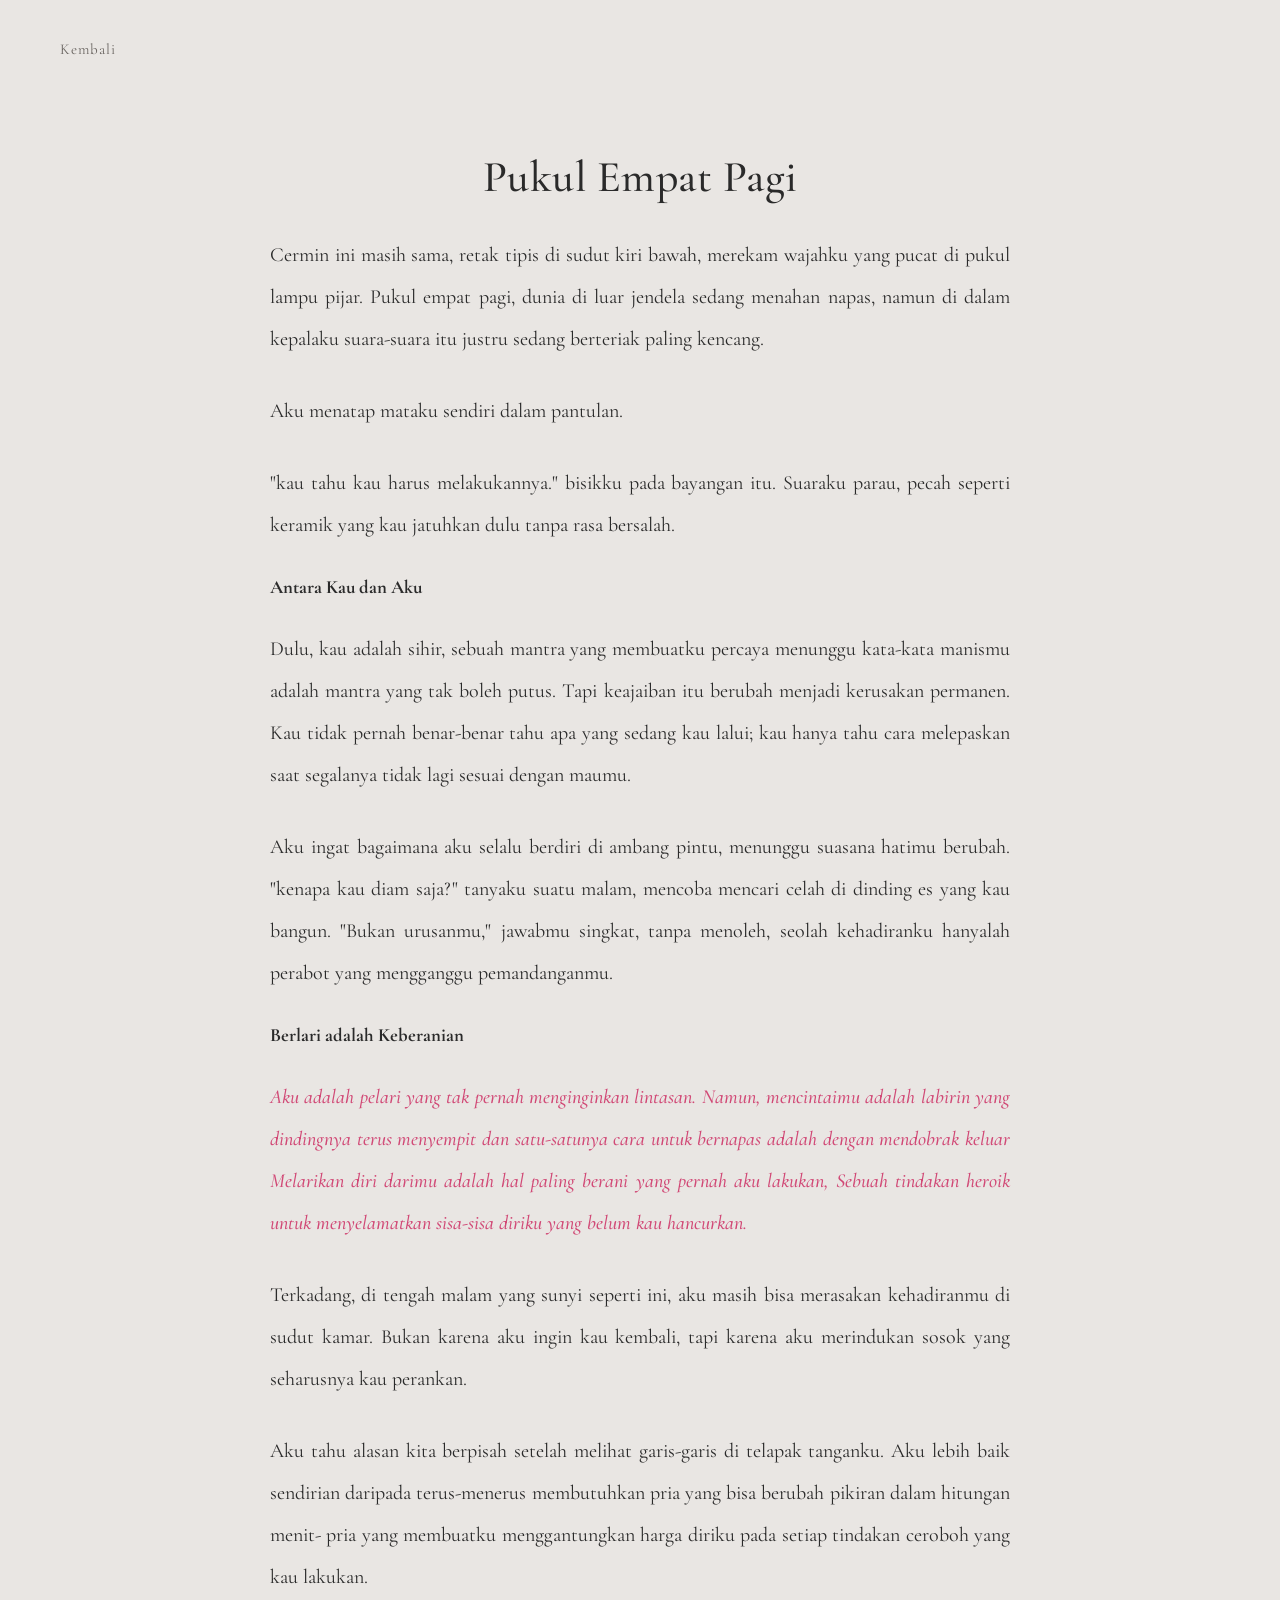
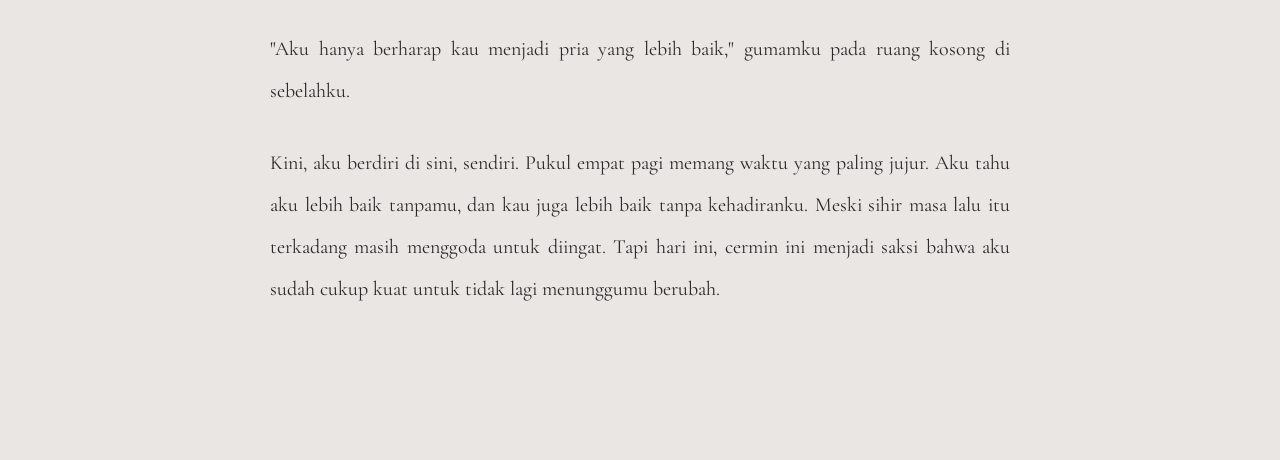
<file: pukulempatpagi.html>
<html lang="en">
  <head>
    <link
      href="https://fonts.googleapis.com/css2?family=Cormorant+Garamond:ital,wght@0,400;0,500;0,600;1,400;1,500;1,600&display=swap"
      rel="stylesheet"
    />
    <link rel="stylesheet" href="style.css" />
  </head>
  <body>
    <a href="puisi-cerpen.html" class="back-link">Kembali</a>

    <div class="detail-container">
      <h1 class="detail-title">Pukul Empat Pagi</h1>

      <div class="detail-content">
        <p></p>
        <p>
          Cermin ini masih sama, retak tipis di sudut kiri bawah, merekam
          wajahku yang pucat di pukul lampu pijar. Pukul empat pagi, dunia di
          luar jendela sedang menahan napas, namun di dalam kepalaku suara-suara
          itu justru sedang berteriak paling kencang.
        </p>
        <p>Aku menatap mataku sendiri dalam pantulan.</p>
        <p>
          "kau tahu kau harus melakukannya." bisikku pada bayangan itu. Suaraku
          parau, pecah seperti keramik yang kau jatuhkan dulu tanpa rasa
          bersalah.
        </p>
        <p></p>
        <p></p>
        <h3>Antara Kau dan Aku</h3>
        <p></p>
        <p>
          Dulu, kau adalah sihir, sebuah mantra yang membuatku percaya menunggu
          kata-kata manismu adalah mantra yang tak boleh putus. Tapi keajaiban
          itu berubah menjadi kerusakan permanen. Kau tidak pernah benar-benar
          tahu apa yang sedang kau lalui; kau hanya tahu cara melepaskan saat
          segalanya tidak lagi sesuai dengan maumu.
        </p>
        <p>
          Aku ingat bagaimana aku selalu berdiri di ambang pintu, menunggu
          suasana hatimu berubah. "kenapa kau diam saja?" tanyaku suatu malam,
          mencoba mencari celah di dinding es yang kau bangun. "Bukan urusanmu,"
          jawabmu singkat, tanpa menoleh, seolah kehadiranku hanyalah perabot
          yang mengganggu pemandanganmu.
        </p>

        <h3>Berlari adalah Keberanian</h3>
        <p></p>
        <p class="italic-text">
          Aku adalah pelari yang tak pernah menginginkan lintasan. Namun,
          mencintaimu adalah labirin yang dindingnya terus menyempit dan
          satu-satunya cara untuk bernapas adalah dengan mendobrak keluar
          Melarikan diri darimu adalah hal paling berani yang pernah aku
          lakukan, Sebuah tindakan heroik untuk menyelamatkan sisa-sisa diriku
          yang belum kau hancurkan.
        </p>
        <p>
          Terkadang, di tengah malam yang sunyi seperti ini, aku masih bisa
          merasakan kehadiranmu di sudut kamar. Bukan karena aku ingin kau
          kembali, tapi karena aku merindukan sosok yang seharusnya kau
          perankan.
        </p>
        <p>
          Aku tahu alasan kita berpisah setelah melihat garis-garis di telapak
          tanganku. Aku lebih baik sendirian daripada terus-menerus membutuhkan
          pria yang bisa berubah pikiran dalam hitungan menit- pria yang
          membuatku menggantungkan harga diriku pada setiap tindakan ceroboh
          yang kau lakukan.
        </p>
        <p>
          "Aku hanya berharap kau menjadi pria yang lebih baik," gumamku pada
          ruang kosong di sebelahku.
        </p>
        <p>
          Kini, aku berdiri di sini, sendiri. Pukul empat pagi memang waktu yang
          paling jujur. Aku tahu aku lebih baik tanpamu, dan kau juga lebih baik
          tanpa kehadiranku. Meski sihir masa lalu itu terkadang masih menggoda
          untuk diingat. Tapi hari ini, cermin ini menjadi saksi bahwa aku sudah
          cukup kuat untuk tidak lagi menunggumu berubah.
        </p>
      </div>
    </div>
  </body>
</html>
</file>
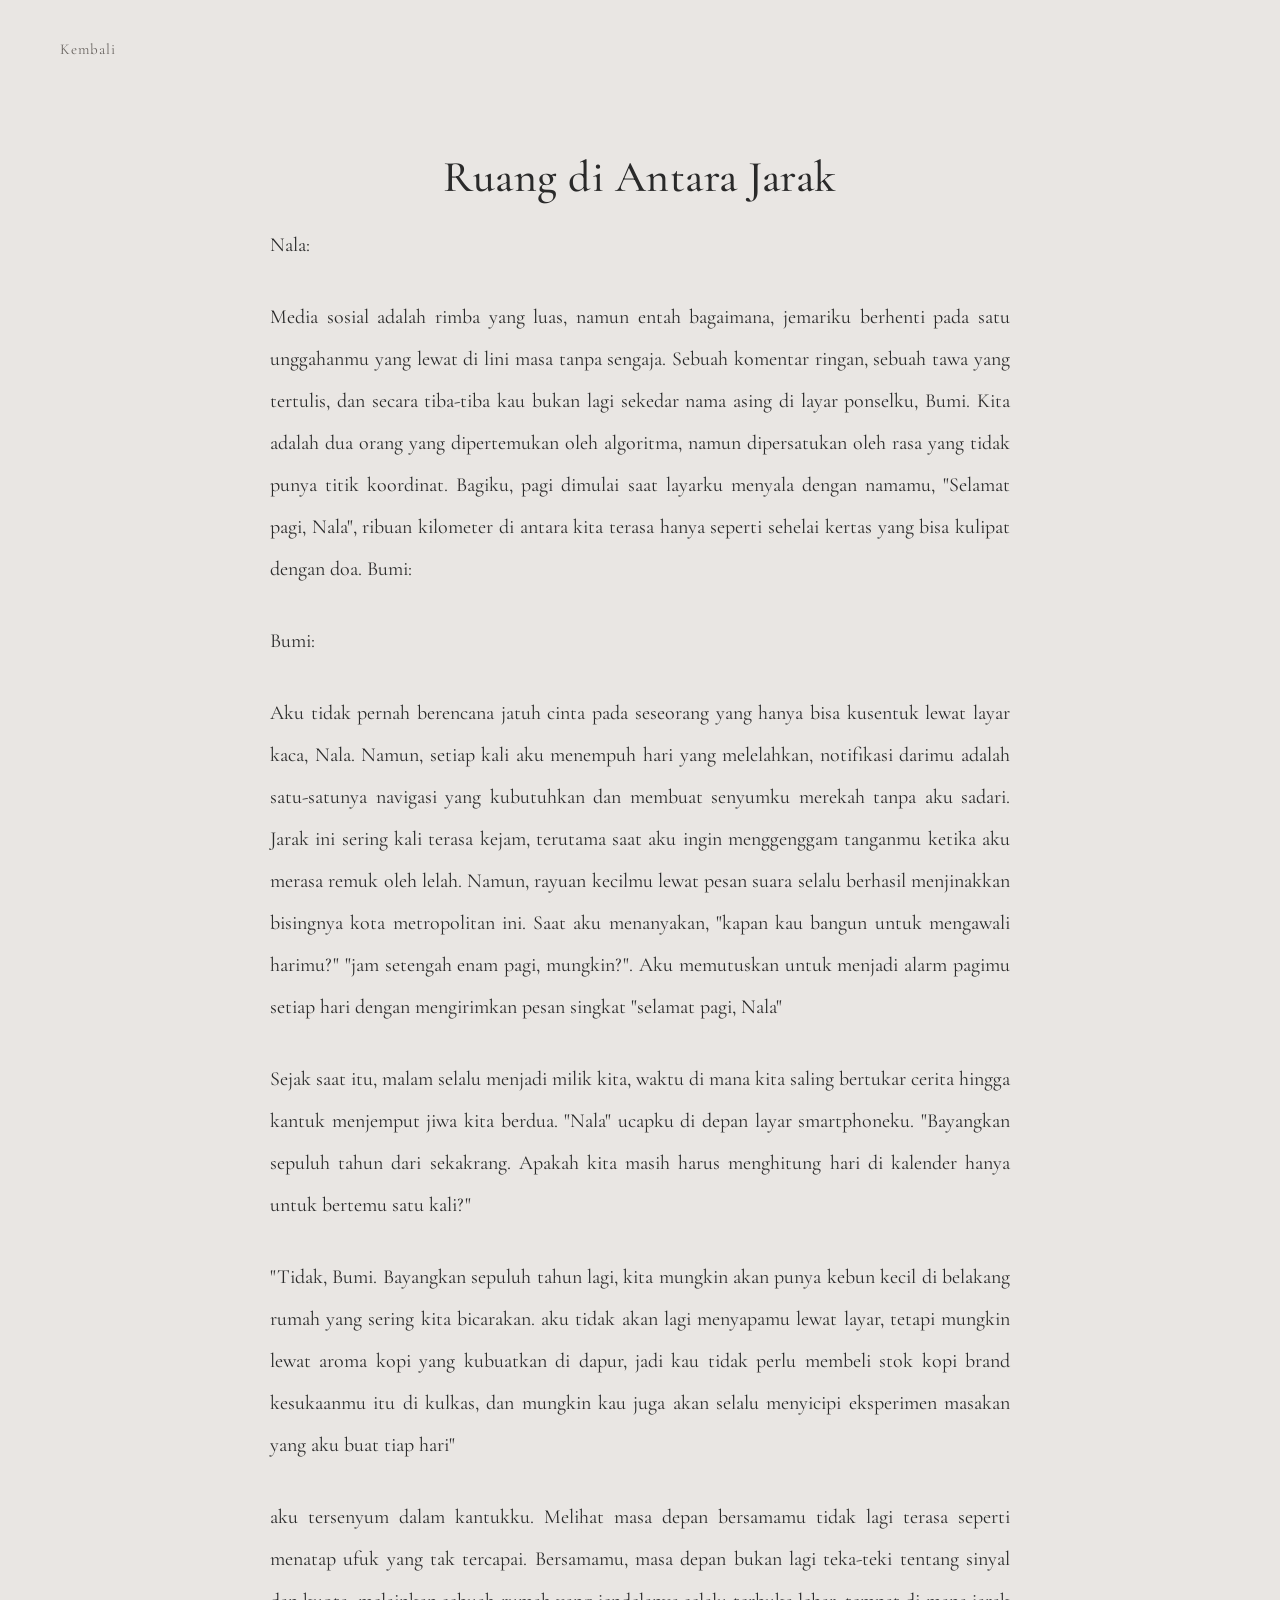
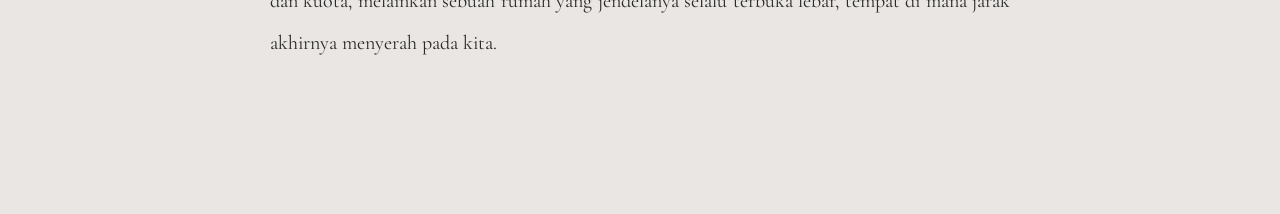
<file: ruangdiantarajarak.html>
<html lang="en">
  <head>
    <link
      href="https://fonts.googleapis.com/css2?family=Cormorant+Garamond:wght@400;500;600&display=swap"
      rel="stylesheet"
    />
    <link rel="stylesheet" href="style.css" />
  </head>
  <body>
    <a href="puisi-cerpen.html" class="back-link">Kembali</a>

    <div class="detail-container">
      <h1 class="detail-title">Ruang di Antara Jarak</h1>

      <div class="detail-content">
        <p>Nala:</p>
        <p>
          Media sosial adalah rimba yang luas, namun entah bagaimana, jemariku
          berhenti pada satu unggahanmu yang lewat di lini masa tanpa sengaja.
          Sebuah komentar ringan, sebuah tawa yang tertulis, dan secara
          tiba-tiba kau bukan lagi sekedar nama asing di layar ponselku, Bumi.
          Kita adalah dua orang yang dipertemukan oleh algoritma, namun
          dipersatukan oleh rasa yang tidak punya titik koordinat. Bagiku, pagi
          dimulai saat layarku menyala dengan namamu, "Selamat pagi, Nala",
          ribuan kilometer di antara kita terasa hanya seperti sehelai kertas
          yang bisa kulipat dengan doa. Bumi:
        </p>
        <p>Bumi:</p>
        <p>
          Aku tidak pernah berencana jatuh cinta pada seseorang yang hanya bisa
          kusentuk lewat layar kaca, Nala. Namun, setiap kali aku menempuh hari
          yang melelahkan, notifikasi darimu adalah satu-satunya navigasi yang
          kubutuhkan dan membuat senyumku merekah tanpa aku sadari. Jarak ini
          sering kali terasa kejam, terutama saat aku ingin menggenggam tanganmu
          ketika aku merasa remuk oleh lelah. Namun, rayuan kecilmu lewat pesan
          suara selalu berhasil menjinakkan bisingnya kota metropolitan ini.
          Saat aku menanyakan, "kapan kau bangun untuk mengawali harimu?" "jam
          setengah enam pagi, mungkin?". Aku memutuskan untuk menjadi alarm
          pagimu setiap hari dengan mengirimkan pesan singkat "selamat pagi,
          Nala"
        </p>
        <p>
          Sejak saat itu, malam selalu menjadi milik kita, waktu di mana kita
          saling bertukar cerita hingga kantuk menjemput jiwa kita berdua.
          "Nala" ucapku di depan layar smartphoneku. "Bayangkan sepuluh tahun
          dari sekakrang. Apakah kita masih harus menghitung hari di kalender
          hanya untuk bertemu satu kali?"
        </p>
        <p></p>

        <p>
          "Tidak, Bumi. Bayangkan sepuluh tahun lagi, kita mungkin akan punya
          kebun kecil di belakang rumah yang sering kita bicarakan. aku tidak
          akan lagi menyapamu lewat layar, tetapi mungkin lewat aroma kopi yang
          kubuatkan di dapur, jadi kau tidak perlu membeli stok kopi brand
          kesukaanmu itu di kulkas, dan mungkin kau juga akan selalu menyicipi
          eksperimen masakan yang aku buat tiap hari"
        </p>

        <p>
          aku tersenyum dalam kantukku. Melihat masa depan bersamamu tidak lagi
          terasa seperti menatap ufuk yang tak tercapai. Bersamamu, masa depan
          bukan lagi teka-teki tentang sinyal dan kuota, melainkan sebuah rumah
          yang jendelanya selalu terbuka lebar, tempat di mana jarak akhirnya
          menyerah pada kita.
        </p>
      </div>
    </div>
  </body>
</html>
</file>
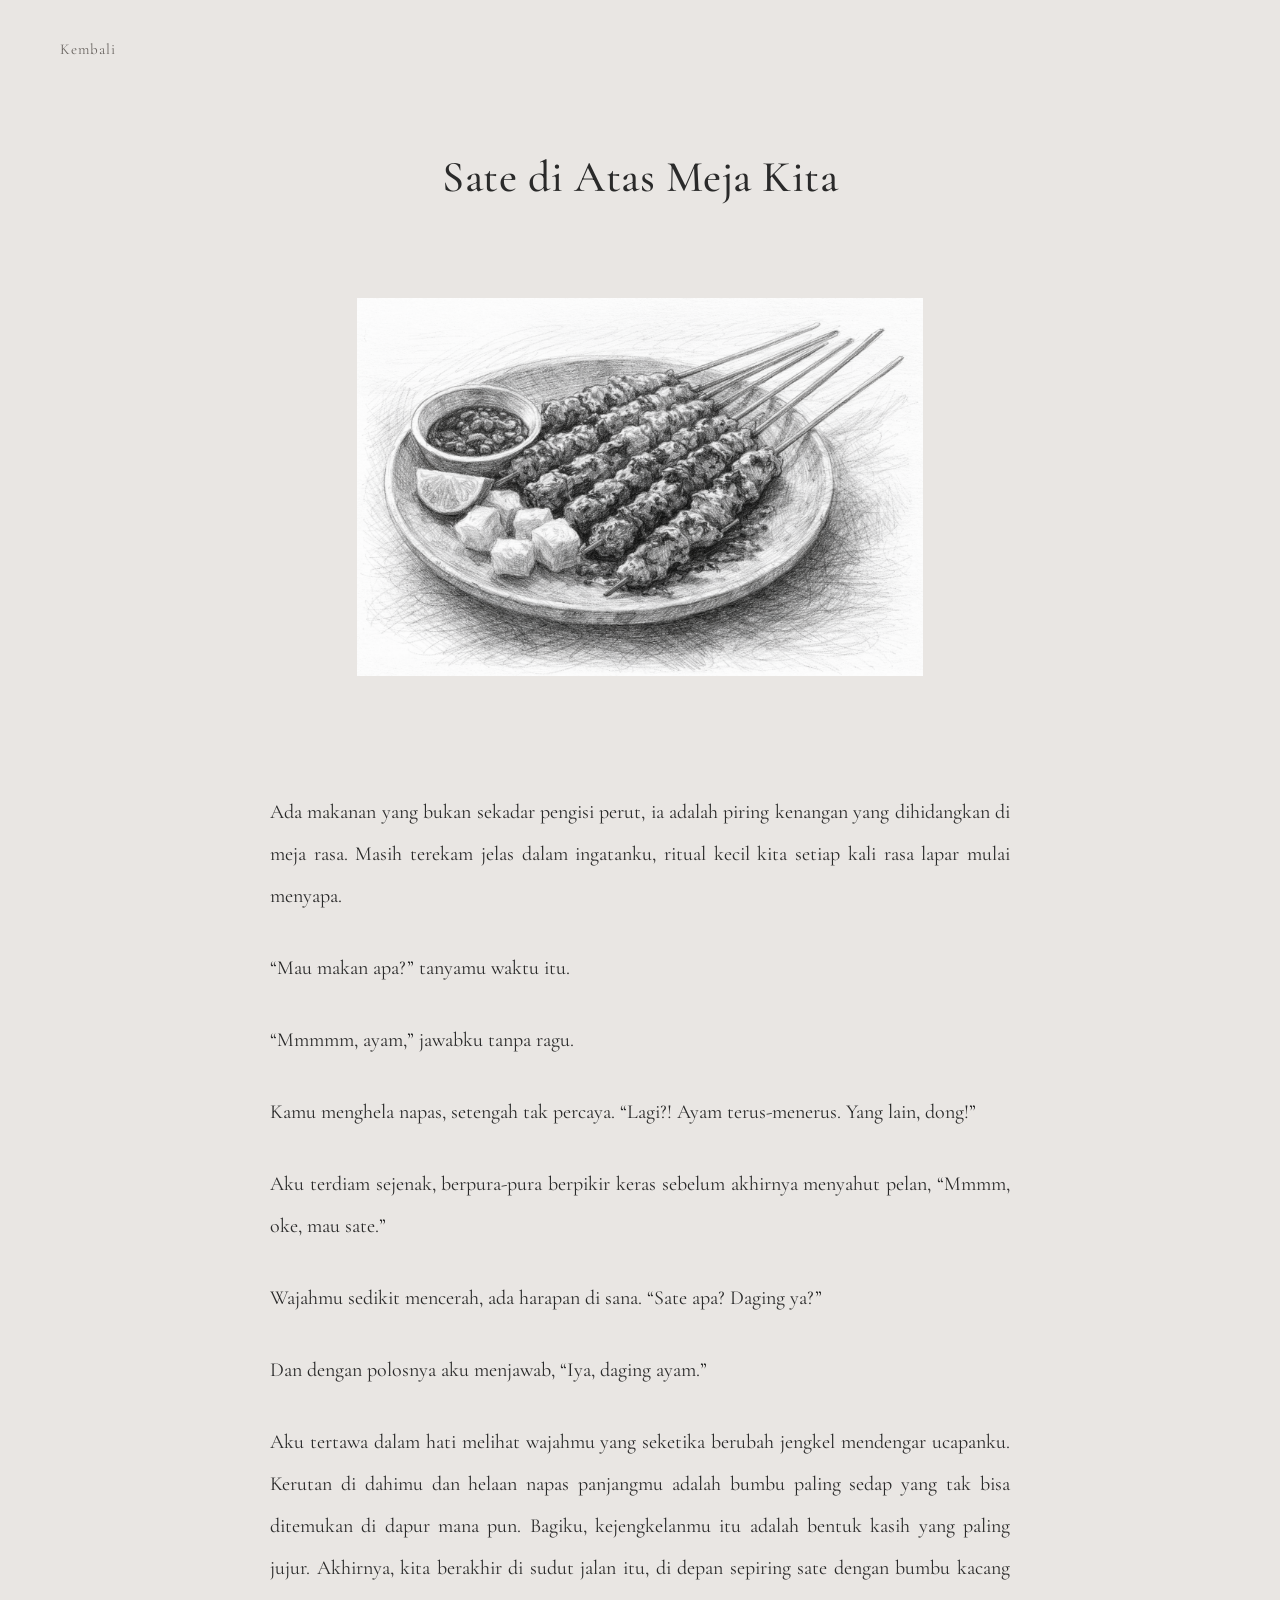
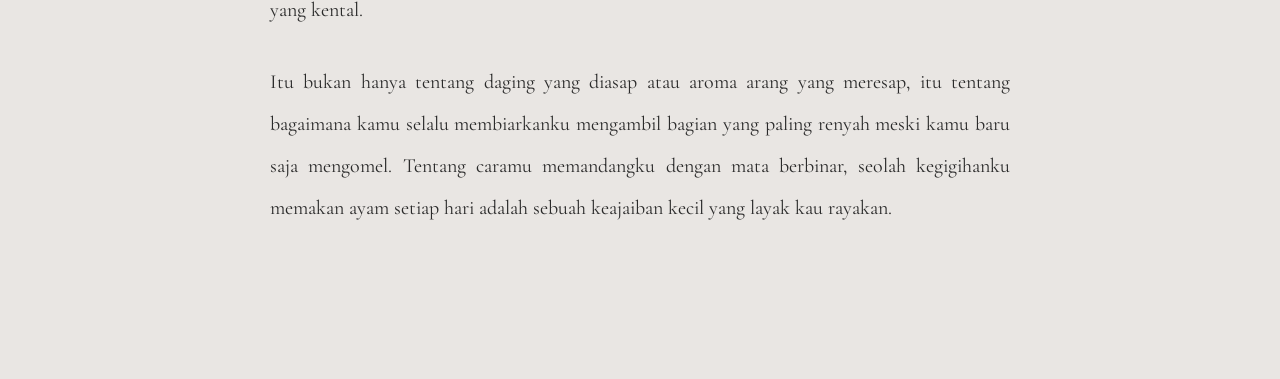
<file: sate.html>
<html lang="en">
  <head>
    <link
      href="https://fonts.googleapis.com/css2?family=Cormorant+Garamond:wght@400;500;600&display=swap"
      rel="stylesheet"
    />
    <link rel="stylesheet" href="style.css" />
  </head>
  <body>
    <a href="puisi-cerpen.html" class="back-link">Kembali</a>

    <div class="detail-container">
      <h1 class="detail-title">Sate di Atas Meja Kita</h1>

      <img src="assets/sate.jpg" alt="Sate di Atas Meja Kita" />
      <div class="detail-content">
        <p>
          Ada makanan yang bukan sekadar pengisi perut, ia adalah piring
          kenangan yang dihidangkan di meja rasa. Masih terekam jelas dalam
          ingatanku, ritual kecil kita setiap kali rasa lapar mulai menyapa.
        </p>
        <p>“Mau makan apa?” tanyamu waktu itu.</p>
        <p>“Mmmmm, ayam,” jawabku tanpa ragu.</p>
        <p>
          Kamu menghela napas, setengah tak percaya. “Lagi?! Ayam terus-menerus.
          Yang lain, dong!”
        </p>
        <p>
          Aku terdiam sejenak, berpura-pura berpikir keras sebelum akhirnya
          menyahut pelan, “Mmmm, oke, mau sate.”
        </p>
        <p>
          Wajahmu sedikit mencerah, ada harapan di sana. “Sate apa? Daging ya?”
        </p>
        <p>Dan dengan polosnya aku menjawab, “Iya, daging ayam.”</p>
        <p>
          Aku tertawa dalam hati melihat wajahmu yang seketika berubah jengkel
          mendengar ucapanku. Kerutan di dahimu dan helaan napas panjangmu
          adalah bumbu paling sedap yang tak bisa ditemukan di dapur mana pun.
          Bagiku, kejengkelanmu itu adalah bentuk kasih yang paling jujur.
          Akhirnya, kita berakhir di sudut jalan itu, di depan sepiring sate
          dengan bumbu kacang yang kental.
        </p>
        <p>
          Itu bukan hanya tentang daging yang diasap atau aroma arang yang
          meresap, itu tentang bagaimana kamu selalu membiarkanku mengambil
          bagian yang paling renyah meski kamu baru saja mengomel. Tentang
          caramu memandangku dengan mata berbinar, seolah kegigihanku memakan
          ayam setiap hari adalah sebuah keajaiban kecil yang layak kau rayakan.
        </p>
      </div>
    </div>
  </body>
</html>
</file>
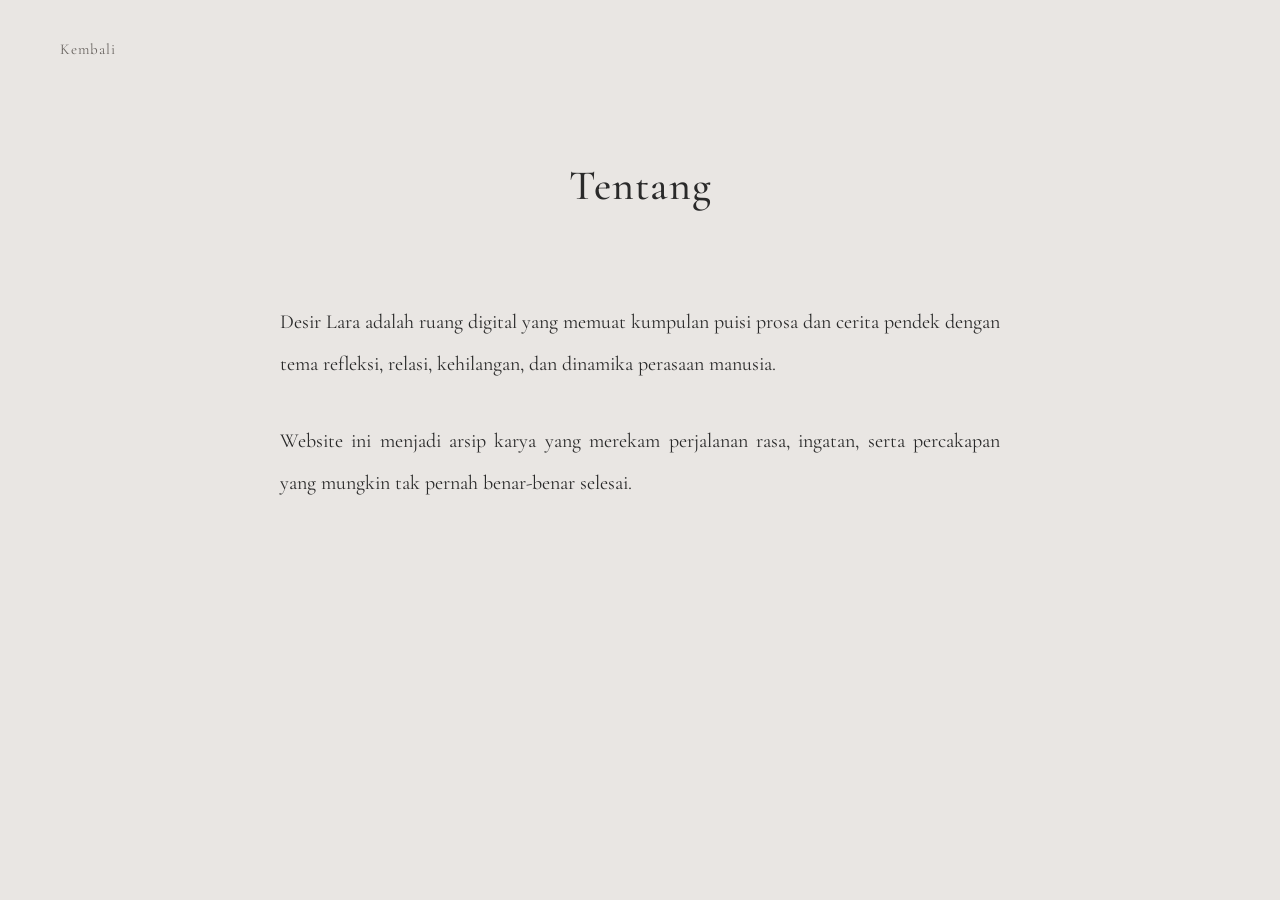
<file: tentang.html>
<html lang="en">
  <head>
    <meta charset="UTF-8" />
    <meta name="viewport" content="width=device-width, initial-scale=1.0" />
    <title>tentang</title>
    <link
      href="https://fonts.googleapis.com/css2?family=Cormorant+Garamond:wght@400;500;600&display=swap"
      rel="stylesheet"
    />
    <link rel="stylesheet" href="style.css" />
  </head>
  <body>
    <a href="index.html" class="back-link">Kembali</a>
    <section id="tentang" class="section">
      <div class="section-header"><h1>Tentang</h1></div>
      <p>
        Desir Lara adalah ruang digital yang memuat kumpulan puisi prosa dan
        cerita pendek dengan tema refleksi, relasi, kehilangan, dan dinamika
        perasaan manusia.
      </p>
      <p>
        Website ini menjadi arsip karya yang merekam perjalanan rasa, ingatan,
        serta percakapan yang mungkin tak pernah benar-benar selesai.
      </p>
    </section>
  </body>
</html>
</file>
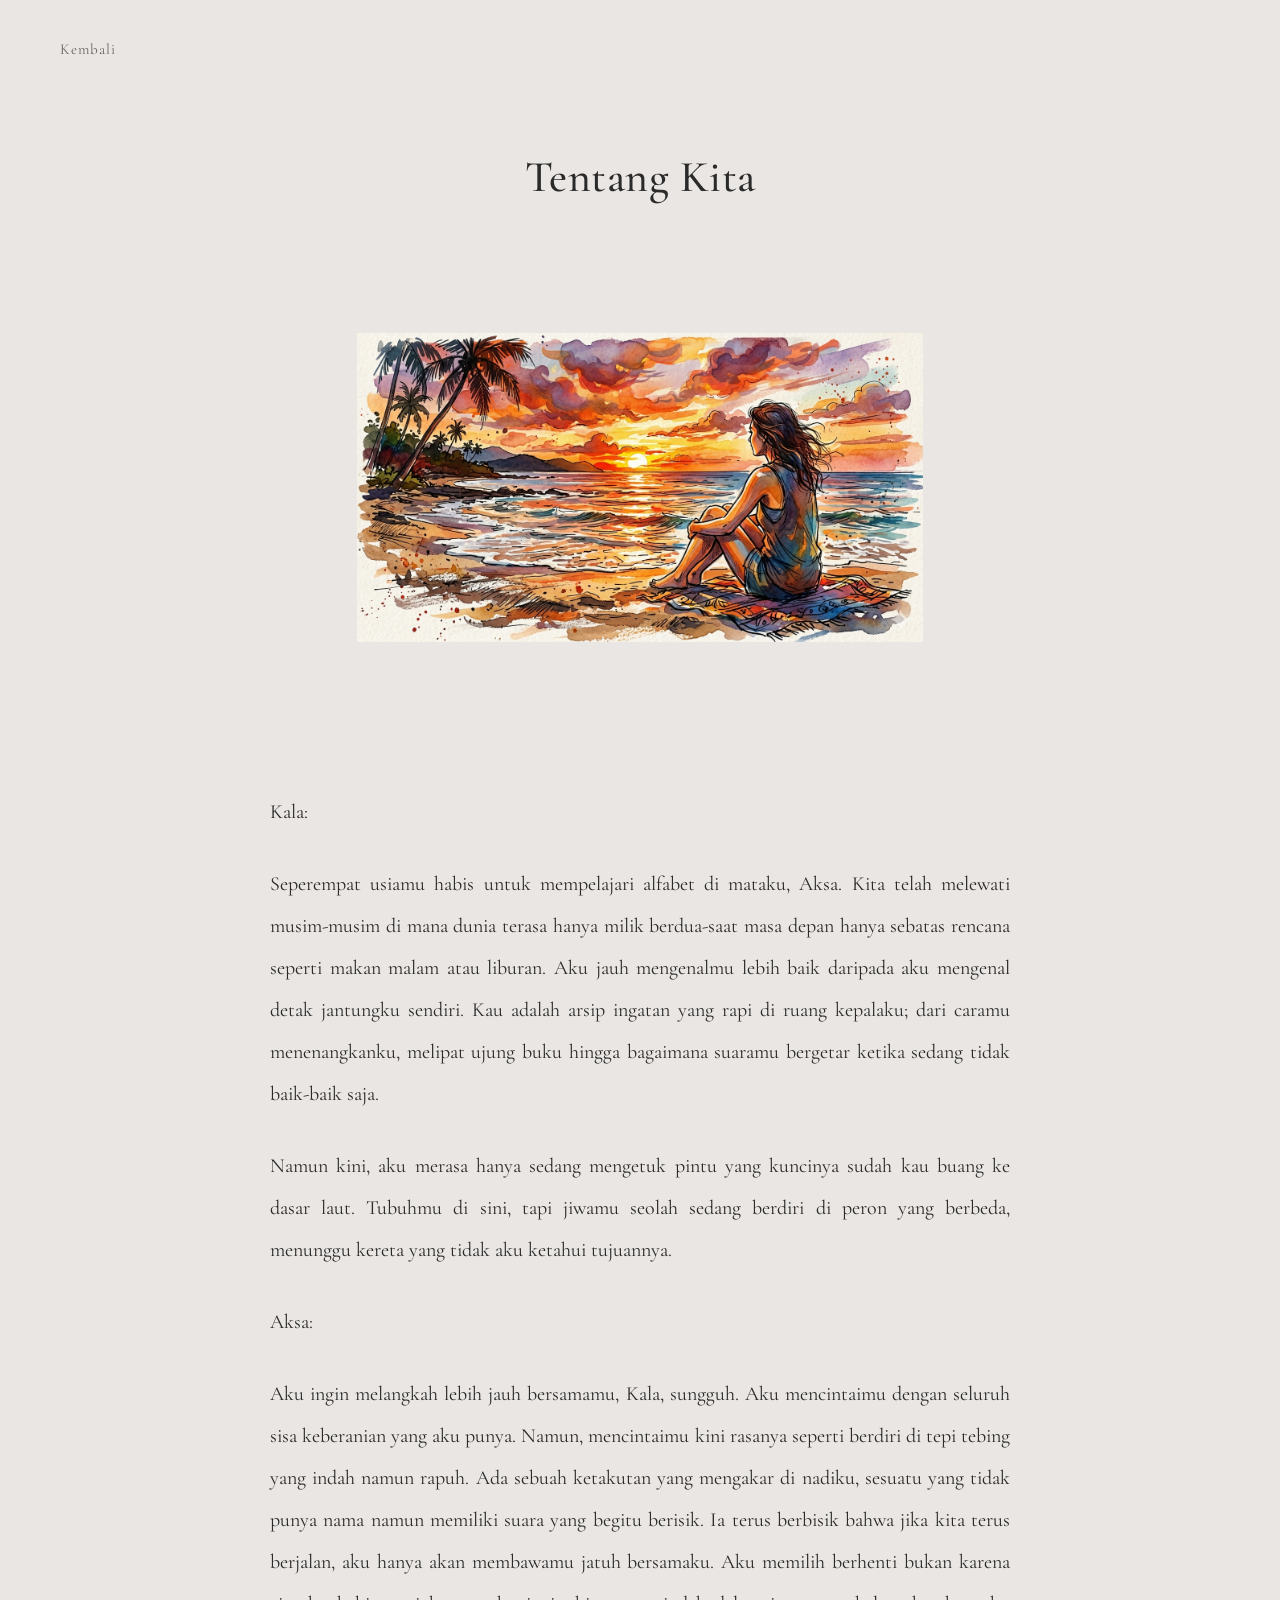
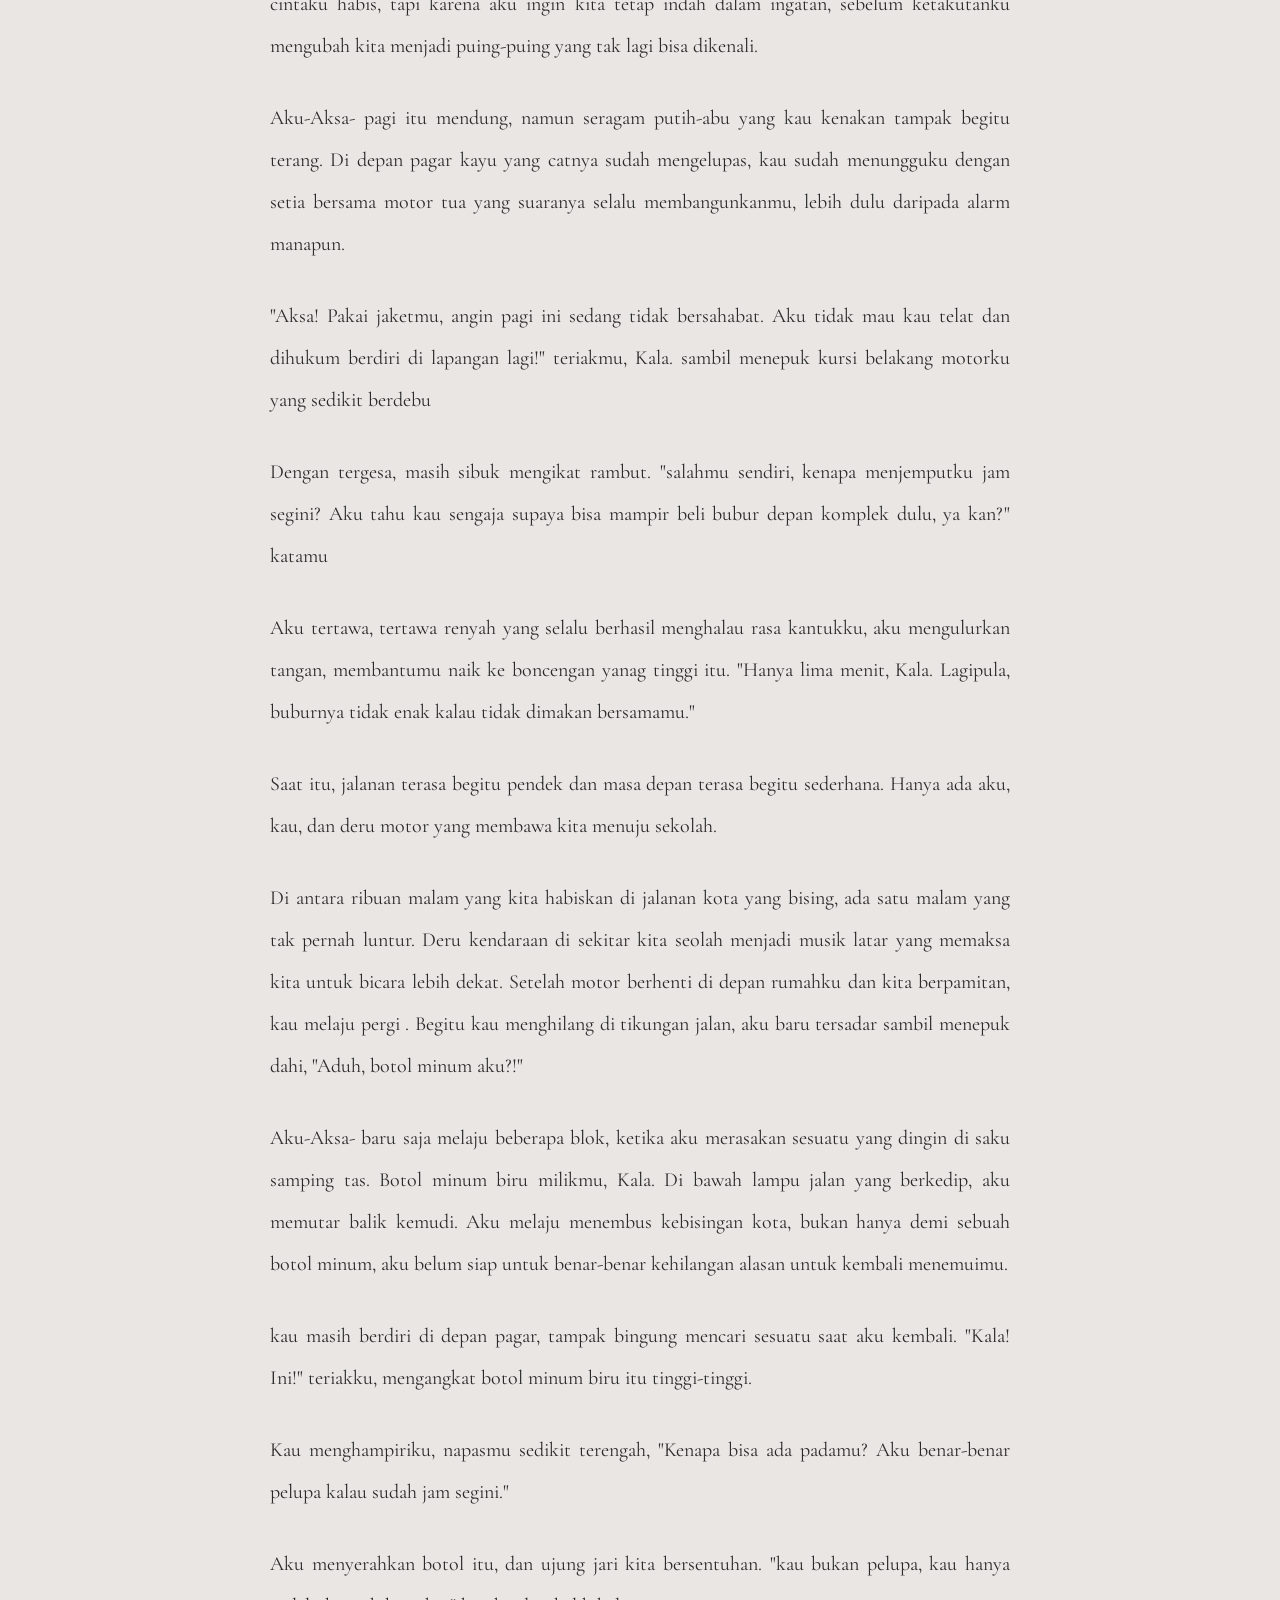
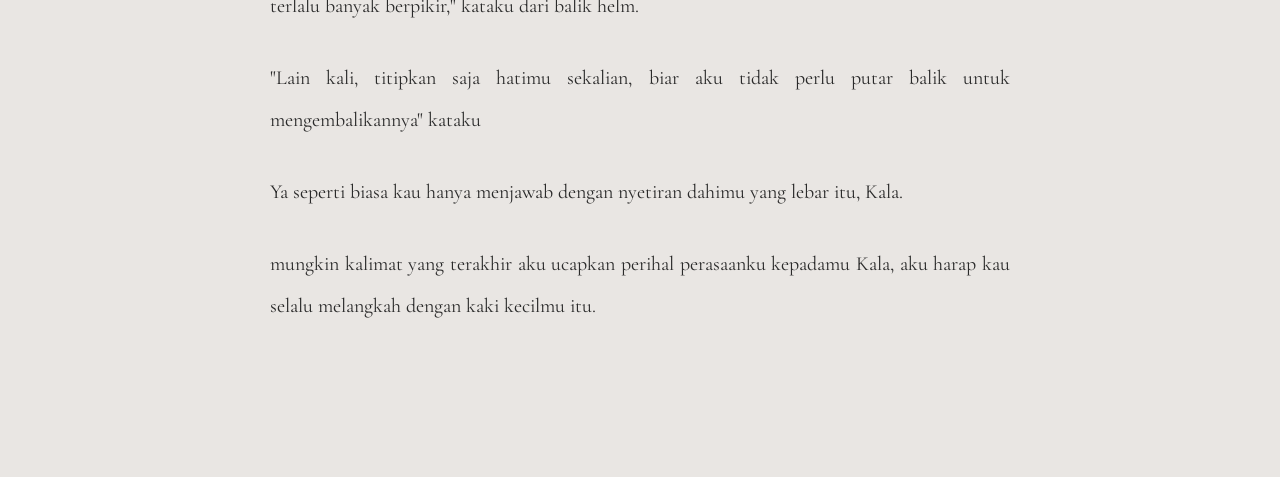
<file: tentangkita.html>
<html lang="en">
  <head>
    <link
      href="https://fonts.googleapis.com/css2?family=Cormorant+Garamond:wght@400;500;600&display=swap"
      rel="stylesheet"
    />
    <link rel="stylesheet" href="style.css" />
  </head>
  <body>
    <a href="puisi-cerpen.html" class="back-link">Kembali</a>

    <div class="detail-container">
      <h1 class="detail-title">Tentang Kita</h1>

      <img src="assets/tentangkita.jpg" alt="tentangkita" />
      <div class="detail-content">
        <p>Kala:</p>
        <p>
          Seperempat usiamu habis untuk mempelajari alfabet di mataku, Aksa.
          Kita telah melewati musim-musim di mana dunia terasa hanya milik
          berdua-saat masa depan hanya sebatas rencana seperti makan malam atau
          liburan. Aku jauh mengenalmu lebih baik daripada aku mengenal detak
          jantungku sendiri. Kau adalah arsip ingatan yang rapi di ruang
          kepalaku; dari caramu menenangkanku, melipat ujung buku hingga
          bagaimana suaramu bergetar ketika sedang tidak baik-baik saja.
        </p>
        <p>
          Namun kini, aku merasa hanya sedang mengetuk pintu yang kuncinya sudah
          kau buang ke dasar laut. Tubuhmu di sini, tapi jiwamu seolah sedang
          berdiri di peron yang berbeda, menunggu kereta yang tidak aku ketahui
          tujuannya.
        </p>
        <p>Aksa:</p>
        <p>
          Aku ingin melangkah lebih jauh bersamamu, Kala, sungguh. Aku
          mencintaimu dengan seluruh sisa keberanian yang aku punya. Namun,
          mencintaimu kini rasanya seperti berdiri di tepi tebing yang indah
          namun rapuh. Ada sebuah ketakutan yang mengakar di nadiku, sesuatu
          yang tidak punya nama namun memiliki suara yang begitu berisik. Ia
          terus berbisik bahwa jika kita terus berjalan, aku hanya akan
          membawamu jatuh bersamaku. Aku memilih berhenti bukan karena cintaku
          habis, tapi karena aku ingin kita tetap indah dalam ingatan, sebelum
          ketakutanku mengubah kita menjadi puing-puing yang tak lagi bisa
          dikenali.
        </p>
        <p>
          Aku-Aksa- pagi itu mendung, namun seragam putih-abu yang kau kenakan
          tampak begitu terang. Di depan pagar kayu yang catnya sudah
          mengelupas, kau sudah menungguku dengan setia bersama motor tua yang
          suaranya selalu membangunkanmu, lebih dulu daripada alarm manapun.
        </p>
        <p>
          "Aksa! Pakai jaketmu, angin pagi ini sedang tidak bersahabat. Aku
          tidak mau kau telat dan dihukum berdiri di lapangan lagi!" teriakmu,
          Kala. sambil menepuk kursi belakang motorku yang sedikit berdebu
        </p>
        <p>
          Dengan tergesa, masih sibuk mengikat rambut. "salahmu sendiri, kenapa
          menjemputku jam segini? Aku tahu kau sengaja supaya bisa mampir beli
          bubur depan komplek dulu, ya kan?" katamu
        </p>
        <p>
          Aku tertawa, tertawa renyah yang selalu berhasil menghalau rasa
          kantukku, aku mengulurkan tangan, membantumu naik ke boncengan yanag
          tinggi itu. "Hanya lima menit, Kala. Lagipula, buburnya tidak enak
          kalau tidak dimakan bersamamu."
        </p>
        <p>
          Saat itu, jalanan terasa begitu pendek dan masa depan terasa begitu
          sederhana. Hanya ada aku, kau, dan deru motor yang membawa kita menuju
          sekolah.
        </p>
        <p>
          Di antara ribuan malam yang kita habiskan di jalanan kota yang bising,
          ada satu malam yang tak pernah luntur. Deru kendaraan di sekitar kita
          seolah menjadi musik latar yang memaksa kita untuk bicara lebih dekat.
          Setelah motor berhenti di depan rumahku dan kita berpamitan, kau
          melaju pergi . Begitu kau menghilang di tikungan jalan, aku baru
          tersadar sambil menepuk dahi, "Aduh, botol minum aku?!"
        </p>
        <p>
          Aku-Aksa- baru saja melaju beberapa blok, ketika aku merasakan sesuatu
          yang dingin di saku samping tas. Botol minum biru milikmu, Kala. Di
          bawah lampu jalan yang berkedip, aku memutar balik kemudi. Aku melaju
          menembus kebisingan kota, bukan hanya demi sebuah botol minum, aku
          belum siap untuk benar-benar kehilangan alasan untuk kembali
          menemuimu.
        </p>
        <p>
          kau masih berdiri di depan pagar, tampak bingung mencari sesuatu saat
          aku kembali. "Kala! Ini!" teriakku, mengangkat botol minum biru itu
          tinggi-tinggi.
        </p>
        <p>
          Kau menghampiriku, napasmu sedikit terengah, "Kenapa bisa ada padamu?
          Aku benar-benar pelupa kalau sudah jam segini."
        </p>
        <p>
          Aku menyerahkan botol itu, dan ujung jari kita bersentuhan. "kau bukan
          pelupa, kau hanya terlalu banyak berpikir," kataku dari balik helm.
        </p>
        <p>
          "Lain kali, titipkan saja hatimu sekalian, biar aku tidak perlu putar
          balik untuk mengembalikannya" kataku
        </p>
        <p>
          Ya seperti biasa kau hanya menjawab dengan nyetiran dahimu yang lebar
          itu, Kala.
        </p>
        <p>
          mungkin kalimat yang terakhir aku ucapkan perihal perasaanku kepadamu
          Kala, aku harap kau selalu melangkah dengan kaki kecilmu itu.
        </p>
      </div>
    </div>
  </body>
</html>
</file>
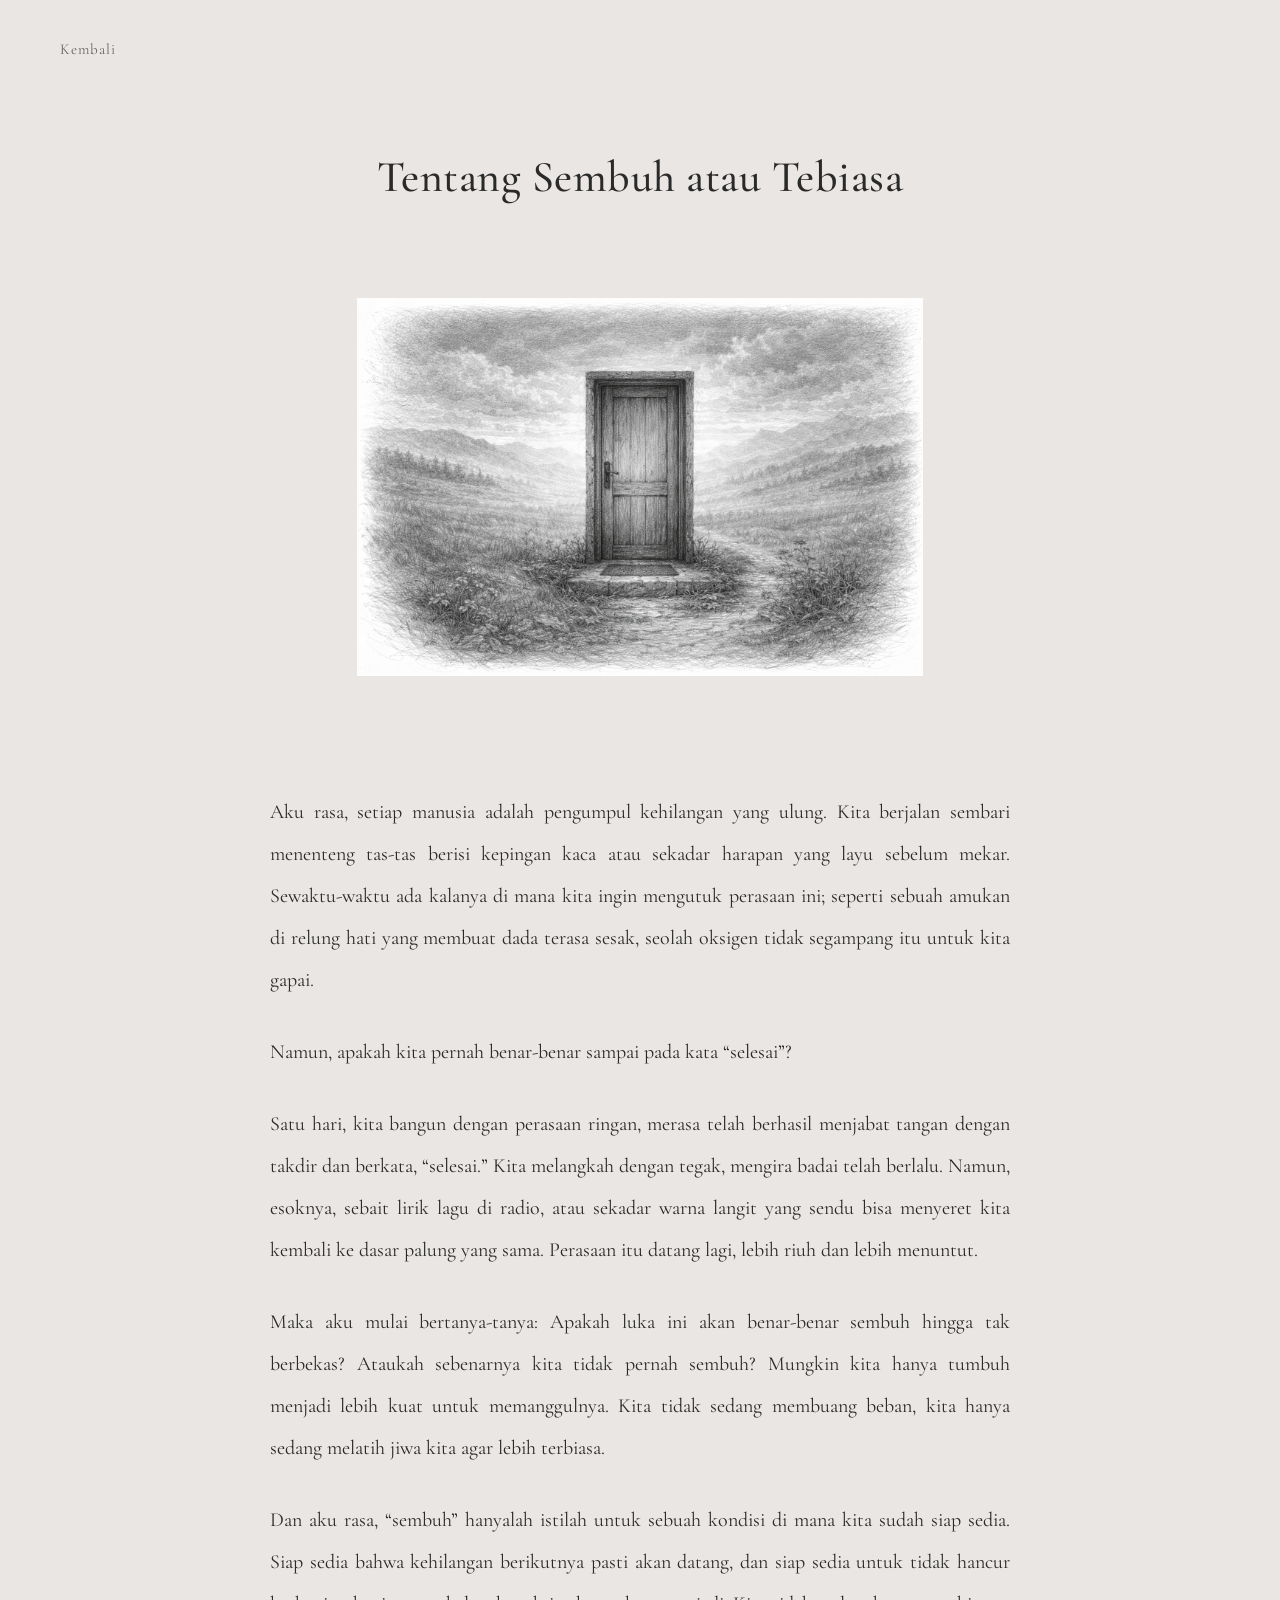
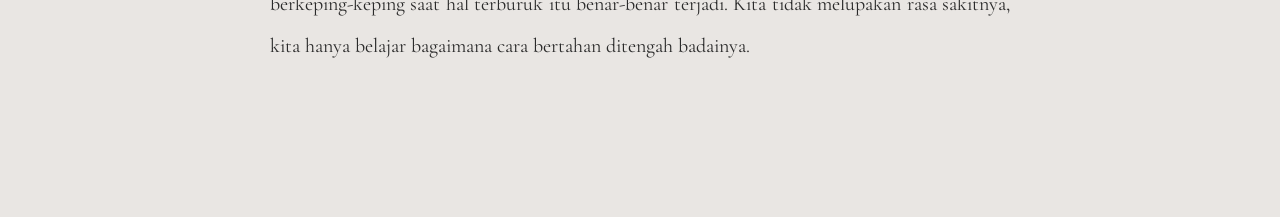
<file: tentangsembuhatauterbiasa.html>
<html lang="en">
  <head>
    <html lang="en">
      <head>
        <link
          href="https://fonts.googleapis.com/css2?family=Cormorant+Garamond:wght@400;500;600&display=swap"
          rel="stylesheet"
        />
        <link rel="stylesheet" href="style.css" />
      </head>
      <body>
        <a href="puisi-cerpen.html" class="back-link">Kembali</a>

        <div class="detail-container">
          <h1 class="detail-title">Tentang Sembuh atau Tebiasa</h1>
          <img
            src="assets/SembuhTerbiasa.jpg"
            alt="Tentang Sembuh atau Tebiasa"
          />
          <div class="detail-content">
            <p>
              Aku rasa, setiap manusia adalah pengumpul kehilangan yang ulung.
              Kita berjalan sembari menenteng tas-tas berisi kepingan kaca atau
              sekadar harapan yang layu sebelum mekar. Sewaktu-waktu ada kalanya
              di mana kita ingin mengutuk perasaan ini; seperti sebuah amukan di
              relung hati yang membuat dada terasa sesak, seolah oksigen tidak
              segampang itu untuk kita gapai.
            </p>
            <p>
              Namun, apakah kita pernah benar-benar sampai pada kata “selesai”?
            </p>
            <p>
              Satu hari, kita bangun dengan perasaan ringan, merasa telah
              berhasil menjabat tangan dengan takdir dan berkata, “selesai.”
              Kita melangkah dengan tegak, mengira badai telah berlalu. Namun,
              esoknya, sebait lirik lagu di radio, atau sekadar warna langit
              yang sendu bisa menyeret kita kembali ke dasar palung yang sama.
              Perasaan itu datang lagi, lebih riuh dan lebih menuntut.
            </p>
            <p>
              Maka aku mulai bertanya-tanya: Apakah luka ini akan benar-benar
              sembuh hingga tak berbekas? Ataukah sebenarnya kita tidak pernah
              sembuh? Mungkin kita hanya tumbuh menjadi lebih kuat untuk
              memanggulnya. Kita tidak sedang membuang beban, kita hanya sedang
              melatih jiwa kita agar lebih terbiasa.
            </p>
            <p>
              Dan aku rasa, “sembuh” hanyalah istilah untuk sebuah kondisi di
              mana kita sudah siap sedia. Siap sedia bahwa kehilangan berikutnya
              pasti akan datang, dan siap sedia untuk tidak hancur
              berkeping-keping saat hal terburuk itu benar-benar terjadi. Kita
              tidak melupakan rasa sakitnya, kita hanya belajar bagaimana cara
              bertahan ditengah badainya.
            </p>
          </div>
        </div>
      </body>
    </html>
  </head>
</html>
</file>
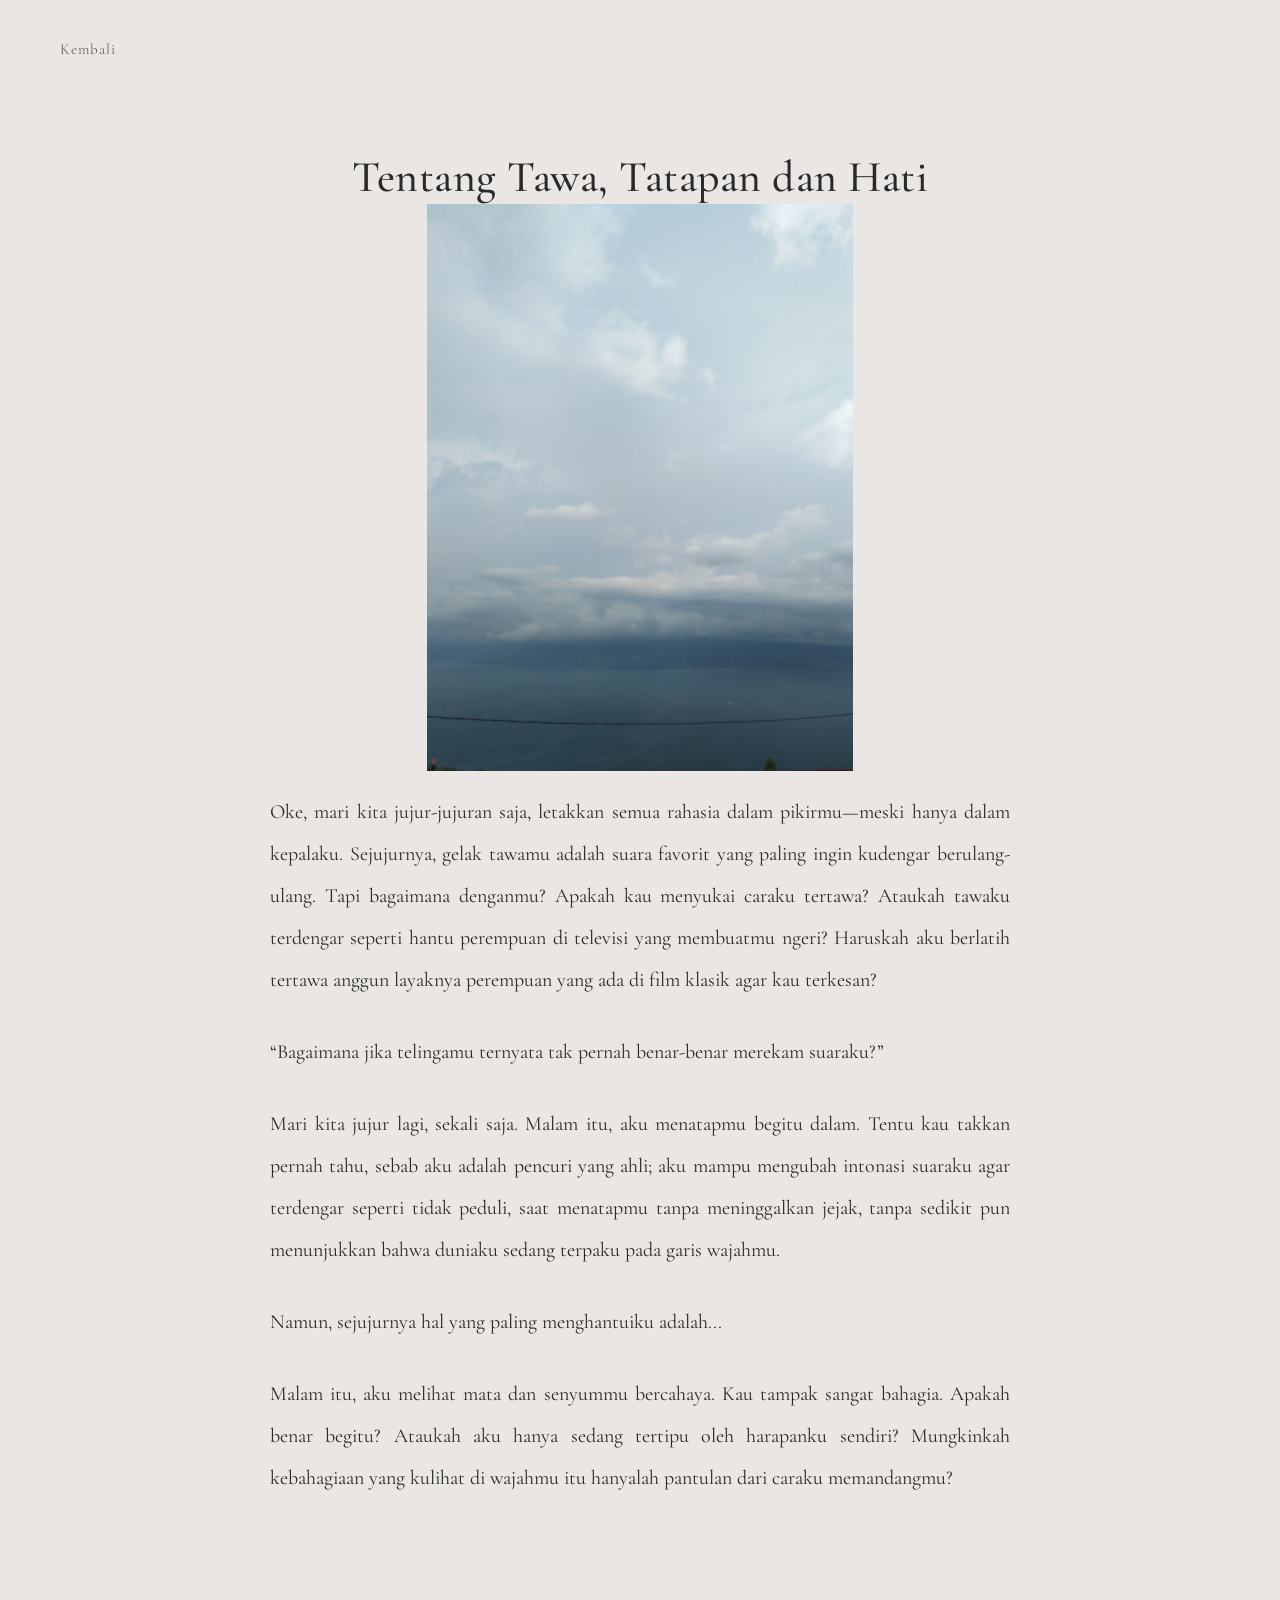
<file: Tentangtawatatapandanhati.html>
<!doctype html>
<html lang="id">
  <head>
    <meta charset="UTF-8" />
    <meta name="viewport" content="width=device-width, initial-scale=1.0" />
    <title>Berada di Tepi Jurang - Desir Lara</title>

    <link
      href="https://fonts.googleapis.com/css2?family=Cormorant+Garamond:wght@400;500;600&display=swap"
      rel="stylesheet"
    />
    <link rel="stylesheet" href="style.css" />
  </head>

  <body>
    <a href="puisi-cerpen.html" class="back-link">Kembali</a>

    <div class="detail-container">
      <h1 class="detail-title">Tentang Tawa, Tatapan dan Hati</h1>

      <img src="assets/tawa.jpg" alt="Tentang Tawa, Tatapan dan Hati" />

      <div class="detail-content">
        <p>
          Oke, mari kita jujur-jujuran saja, letakkan semua rahasia dalam
          pikirmu—meski hanya dalam kepalaku. Sejujurnya, gelak tawamu adalah
          suara favorit yang paling ingin kudengar berulang-ulang. Tapi
          bagaimana denganmu? Apakah kau menyukai caraku tertawa? Ataukah tawaku
          terdengar seperti hantu perempuan di televisi yang membuatmu ngeri?
          Haruskah aku berlatih tertawa anggun layaknya perempuan yang ada di
          film klasik agar kau terkesan?
        </p>

        <p>
          “Bagaimana jika telingamu ternyata tak pernah benar-benar merekam
          suaraku?”
        </p>

        <p>
          Mari kita jujur lagi, sekali saja. Malam itu, aku menatapmu begitu
          dalam. Tentu kau takkan pernah tahu, sebab aku adalah pencuri yang
          ahli; aku mampu mengubah intonasi suaraku agar terdengar seperti tidak
          peduli, saat menatapmu tanpa meninggalkan jejak, tanpa sedikit pun
          menunjukkan bahwa duniaku sedang terpaku pada garis wajahmu.
        </p>

        <p>Namun, sejujurnya hal yang paling menghantuiku adalah...</p>

        <p>
          Malam itu, aku melihat mata dan senyummu bercahaya. Kau tampak sangat
          bahagia. Apakah benar begitu? Ataukah aku hanya sedang tertipu oleh
          harapanku sendiri? Mungkinkah kebahagiaan yang kulihat di wajahmu itu
          hanyalah pantulan dari caraku memandangmu?
        </p>
      </div>
    </div>
  </body>
</html>
</file>
<file: style.css>
/* ======================
   Homepage
====================== */
* {
  margin: 0;
  padding: 0;
  box-sizing: border-box;
}

/* ======================
   BODY
====================== */
body {
  background-color: #e9e6e3; /* abu lembut */
  font-family: "Cormorant Garamond", serif;
  color: #2a2a2a;
}

/* ======================
   HERO SECTION
====================== */
.hero {
  height: 100vh; /* penuh layar */
  display: flex;
  flex-direction: column;
  justify-content: center; /* tengah vertikal */
  align-items: center; /* tengah horizontal */
  text-align: center;
  padding: 20px;
  position: relative;
}

/* ======================
   JUDUL
====================== */
.hero h1 {
  font-size: 72px;
  font-weight: 500;
  letter-spacing: 1px;
  margin-bottom: 25px;
}

/* ======================
   TAGLINE
====================== */
.tagline {
  font-size: 20px;
  font-style: italic;
  color: #6b6763;
  max-width: 600px;
  margin-bottom: 45px;
  line-height: 1.6;
}

/* ======================
   BUTTON
====================== */
.btn {
  display: inline-block;
  padding: 12px 36px;
  border: 1px solid #8f8984;
  border-radius: 40px;
  text-decoration: none;
  font-size: 14px;
  letter-spacing: 1px;
  color: #2a2a2a;
  transition: 0.3s ease;
}

.btn:hover {
  background-color: #8f8984;
  color: #ffffff;
}

/* ======================
   BOTTOM NAVIGATION
====================== */
.bottom-nav {
  position: absolute;
  bottom: 40px;
  width: 100%;
  text-align: center;
}

.bottom-nav a {
  text-decoration: none;
  color: #5a5652;
  font-size: 14px;
  margin: 0 20px;
  letter-spacing: 1px;
  transition: 0.3s ease;
}

.bottom-nav a:hover {
  opacity: 0.6;
}

/* ======================
   LINK KEMBALI
====================== */
.back-link {
  position: absolute;
  top: 40px;
  left: 50px;
  text-decoration: none;
  font-size: 15px;
  color: #5a5652;
  letter-spacing: 1px;
  transition: 0.3s ease;
  z-index: 999;
}

.back-link:hover {
  opacity: 0.6;
}

/* ======================
   KATEGORI PAGE
====================== */
.kategori-page {
  min-height: 100vh;
  padding: 140px 40px 100px;
  text-align: center;
  position: relative;
}

/* Judul kecil "Desir Lara" */
.small-title {
  font-size: 26px;
  font-weight: 500;
  margin-bottom: 90px;
  letter-spacing: 1px;
}

/* Container kategori */
.kategori-container {
  display: flex;
  justify-content: center;
  gap: 140px;
  flex-wrap: wrap;
}

/* Box kategori */
.kategori-box {
  max-width: 320px;
}

/* Tombol kategori */
.kategori-btn {
  display: inline-block;
  border: 1px solid #8f8984;
  padding: 10px 28px;
  border-radius: 40px;
  font-size: 14px;
  letter-spacing: 1px;
  margin-bottom: 40px;
  color: #2a2a2a;
}

/* List judul */
.list-judul p {
  margin-bottom: 18px;
}

/* Link karya */
.list-judul a {
  text-decoration: none;
  color: #2a2a2a;
  font-size: 18px;
  transition: 0.3s ease;
}

.list-judul a:hover {
  opacity: 0.6;
}

/* Bottom nav */
.kategori-page .bottom-nav {
  position: absolute;
  bottom: 40px;
  width: 100%;
  text-align: center;
}

.kategori-page .bottom-nav a {
  text-decoration: none;
  font-size: 14px;
  color: #5a5652;
  letter-spacing: 1px;
}

.kategori-page .bottom-nav a:hover {
  opacity: 0.6;
}

/* ======================
   Keberangkatan yang Telah Usai
====================== */

/* Link kembali */
.back-link {
  position: absolute;
  top: 50px;
  left: 60px;
  text-decoration: none;
  font-size: 15px;
  color: #5a5652;
  letter-spacing: 1px;
  transition: 0.3s ease;
}

.back-link:hover {
  opacity: 0.6;
}

/* Container utama */
.detail-container {
  max-width: 900px;
  margin: 0 auto;
  padding: 150px 60px 120px;
}

/* Judul */
.detail-title {
  text-align: center;
  font-size: 42px;
  font-weight: 500;
  margin-bottom: 5px;
  letter-spacing: 0.5px;
}

/* Gambar 15cm x 15cm, tidak terpotong, tengah */
.detail-container img {
  display: block;
  margin: 0 auto 90px auto;
  width: 15cm;
  height: 15cm;
  object-fit: contain; /* tidak terpotong */
}

/* Isi paragraf */
.detail-content p {
  font-size: 20px;
  line-height: 2;
  text-align: justify; /* seperti buku */
  margin-bottom: 10px;
}

/* ======================
  Tentang Tawa Tatapan dan Hati
====================== */
/* Tombol kembali */
.back-link {
  position: fixed;
  top: 40px;
  left: 60px;
  font-size: 15px;
  text-decoration: none;
  color: #6a6561;
  letter-spacing: 1px;
  z-index: 999;
  transition: 0.3s ease;
}

.back-link:hover {
  opacity: 0.5;
}

/* Container utama */
.detail-container {
  max-width: 820px;
  margin: 0 auto;
  padding: 150px 40px 120px;
}

/* Judul karya */
.detail-title {
  font-family: "Cormorant Garamond", serif;
  font-size: 44px;
  font-weight: 500;
  text-align: center;
  margin-bottom: 0px;
  letter-spacing: 0.5px;
}

/* Gambar */
.detail-container img {
  display: block;
  width: 15cm;
  height: 15cm;
  object-fit: contain; /* tidak memotong */
  margin: 0 auto 0px auto;
}

/* Paragraf isi */
.detail-content p {
  font-family: "Cormorant Garamond", serif;
  font-size: 20px;
  line-height: 2.1;
  text-align: justify;
  margin-bottom: 30px;
}

/* Responsif untuk layar kecil */
@media (max-width: 768px) {
  .detail-container {
    padding: 120px 25px 80px;
  }

  .detail-title {
    font-size: 32px;
  }

  .detail-container img {
    width: 100%;
    height: auto;
  }

  .detail-content p {
    font-size: 18px;
  }
}
/* ======================
  Sate di Atas Meja Kita
====================== */
/* Tombol kembali */
.back-link {
  position: fixed;
  top: 40px;
  left: 60px;
  font-size: 15px;
  text-decoration: none;
  color: #5a5652;
  letter-spacing: 1px;
  z-index: 999;
  transition: 0.3s ease;
}

.back-link:hover {
  opacity: 0.6;
}

/* Container utama */
.detail-container {
  max-width: 850px;
  margin: 0 auto;
  padding: 140px 40px 120px;
}

/* Judul karya */
.detail-title {
  font-family: "Cormorant Garamond", serif;
  font-size: 42px;
  font-weight: 500;
  text-align: center;
  margin-bottom: 0px;
  letter-spacing: 1px;
}

/* Gambar 15cm x 15cm, tidak terpotong, di tengah */
.detail-container img {
  display: block;
  width: 15cm;
  height: 15cm;
  margin: 0 auto 0px auto;
  margin-bottom: 10px;
  object-fit: contain; /* tidak memotong gambar */
}

/* Isi tulisan */
.detail-content p {
  font-family: "Cormorant Garamond", serif;
  font-size: 20px;
  line-height: 2;
  text-align: justify;
  margin-bottom: 20px;
}

/* Paragraf dialog dibuat sedikit berbeda */
.detail-content p:first-child {
  margin-top: 20px;
}

/* ======================
  Pikir Yang Membuatku Terpaku
====================== */

/* Tombol kembali */
.back-link {
  position: fixed;
  top: 40px;
  left: 60px;
  font-size: 15px;
  text-decoration: none;
  color: #6a6561;
  letter-spacing: 1px;
  z-index: 999;
  transition: 0.3s ease;
}

.back-link:hover {
  opacity: 0.5;
}

/* Container utama */
.detail-container {
  max-width: 820px;
  margin: 0 auto;
  padding: 150px 40px 120px;
}

/* Judul karya */
.detail-title {
  font-family: "Cormorant Garamond", serif;
  font-size: 44px;
  font-weight: 500;
  text-align: center;
  margin-bottom: 0px;
  letter-spacing: 0.5px;
}

/* Gambar */
.detail-container img {
  display: block;
  width: 15cm;
  height: 15cm;
  object-fit: contain; /* tidak memotong */
  margin: 0 auto 0px auto;
}

/* Paragraf isi */
.detail-content p {
  font-family: "Cormorant Garamond", serif;
  font-size: 20px;
  line-height: 2.1;
  text-align: justify;
  margin-bottom: 30px;
}

/* Responsif untuk layar kecil */
@media (max-width: 768px) {
  .detail-container {
    padding: 120px 25px 80px;
  }

  .detail-title {
    font-size: 32px;
  }

  .detail-container img {
    width: 100%;
    height: auto;
  }

  .detail-content p {
    font-size: 18px;
  }
}

/* ==============================
 TENTANG
================================ */

/* Container utama */
.section {
  max-width: 800px;
  margin: 0 auto;
  padding: 160px 40px 120px;
}

/* Header */
.section-header h1 {
  font-family: "Cormorant Garamond", serif;
  font-size: 42px;
  font-weight: 500;
  text-align: center;
  margin-bottom: 90px;
  letter-spacing: 1px;
}

/* Paragraf */
.section p {
  font-family: "Cormorant Garamond", serif;
  font-size: 20px;
  line-height: 2.1;
  text-align: justify;
  margin-bottom: 35px;
}

/* Responsif */
@media (max-width: 768px) {
  .section {
    padding: 130px 25px 80px;
  }

  .section-header h1 {
    font-size: 32px;
  }

  .section p {
    font-size: 18px;
  }
}

/* ==============================
 TENTANG SEMBUH ATAU TERBIASA
================================ */

/* Tombol kembali */
.back-link {
  position: fixed;
  top: 40px;
  left: 60px;
  font-size: 15px;
  text-decoration: none;
  color: #6a6561;
  letter-spacing: 1px;
  z-index: 999;
  transition: 0.3s ease;
}

.back-link:hover {
  opacity: 0.5;
}

/* Container utama */
.detail-container {
  max-width: 820px;
  margin: 0 auto;
  padding: 150px 40px 120px;
}

/* Judul karya */
.detail-title {
  font-family: "Cormorant Garamond", serif;
  font-size: 44px;
  font-weight: 500;
  text-align: center;
  margin-bottom: 0px;
  letter-spacing: 0.5px;
}

/* Gambar */
.detail-container img {
  display: block;
  width: 15cm;
  height: 15cm;
  object-fit: contain; /* tidak memotong */
  margin: 0 auto 0px auto;
}

/* Paragraf isi */
.detail-content p {
  font-family: "Cormorant Garamond", serif;
  font-size: 20px;
  line-height: 2.1;
  text-align: justify;
  margin-bottom: 30px;
}

/* Responsif untuk layar kecil */
@media (max-width: 768px) {
  .detail-container {
    padding: 120px 25px 80px;
  }

  .detail-title {
    font-size: 32px;
  }

  .detail-container img {
    width: 100%;
    height: auto;
  }

  .detail-content p {
    font-size: 18px;
  }
}
/* ==============================
Mencintaimu
================================ */

/* Tombol kembali */
.back-link {
  position: fixed;
  top: 40px;
  left: 60px;
  font-size: 15px;
  text-decoration: none;
  color: #6a6561;
  letter-spacing: 1px;
  z-index: 999;
  transition: 0.3s ease;
}

.back-link:hover {
  opacity: 0.5;
}

/* Container utama */
.detail-container {
  max-width: 820px;
  margin: 0 auto;
  padding: 150px 40px 120px;
}

/* Judul karya */
.detail-title {
  font-family: "Cormorant Garamond", serif;
  font-size: 44px;
  font-weight: 500;
  text-align: center;
  margin-bottom: 0px;
  letter-spacing: 0.5px;
}

/* Gambar */
.detail-container img {
  display: block;
  width: 15cm;
  height: 15cm;
  object-fit: contain; /* tidak memotong */
  margin: 0 auto 0px auto;
}

/* Paragraf isi */
.detail-content p {
  font-family: "Cormorant Garamond", serif;
  font-size: 20px;
  line-height: 2.1;
  text-align: justify;
  margin-bottom: 30px;
}

/* Responsif untuk layar kecil */
@media (max-width: 768px) {
  .detail-container {
    padding: 120px 25px 80px;
  }

  .detail-title {
    font-size: 32px;
  }

  .detail-container img {
    width: 100%;
    height: auto;
  }

  .detail-content p {
    font-size: 18px;
  }
}
/* ==============================
Negosiasi di Ambang Langit
================================ */

/* Tombol kembali */
.back-link {
  position: fixed;
  top: 40px;
  left: 60px;
  font-size: 15px;
  text-decoration: none;
  color: #6a6561;
  letter-spacing: 1px;
  z-index: 999;
  transition: 0.3s ease;
}

.back-link:hover {
  opacity: 0.5;
}

/* Container utama */
.detail-container {
  max-width: 820px;
  margin: 0 auto;
  padding: 150px 40px 120px;
}

/* Judul karya */
.detail-title {
  font-family: "Cormorant Garamond", serif;
  font-size: 44px;
  font-weight: 500;
  text-align: center;
  margin-bottom: 0px;
  letter-spacing: 0.5px;
}

/* Gambar */
.detail-container img {
  display: block;
  width: 15cm;
  height: 15cm;
  object-fit: contain; /* tidak memotong */
  margin: 0 auto 0px auto;
}

/* Paragraf isi */
.detail-content p {
  font-family: "Cormorant Garamond", serif;
  font-size: 20px;
  line-height: 2.1;
  text-align: justify;
  margin-bottom: 30px;
}

/* Responsif untuk layar kecil */
@media (max-width: 768px) {
  .detail-container {
    padding: 120px 25px 80px;
  }

  .detail-title {
    font-size: 32px;
  }

  .detail-container img {
    width: 100%;
    height: auto;
  }

  .detail-content p {
    font-size: 18px;
  }
}
/* ==============================
Mencintaimu
================================ */

/* Tombol kembali */
.back-link {
  position: fixed;
  top: 40px;
  left: 60px;
  font-size: 15px;
  text-decoration: none;
  color: #6a6561;
  letter-spacing: 1px;
  z-index: 999;
  transition: 0.3s ease;
}

.back-link:hover {
  opacity: 0.5;
}

/* Container utama */
.detail-container {
  max-width: 820px;
  margin: 0 auto;
  padding: 150px 40px 120px;
}

/* Judul karya */
.detail-title {
  font-family: "Cormorant Garamond", serif;
  font-size: 44px;
  font-weight: 500;
  text-align: center;
  margin-bottom: 0px;
  letter-spacing: 0.5px;
}

/* Gambar */
.detail-container img {
  display: block;
  width: 15cm;
  height: 15cm;
  object-fit: contain; /* tidak memotong */
  margin: 0 auto 0px auto;
}

/* Paragraf isi */
.detail-content p {
  font-family: "Cormorant Garamond", serif;
  font-size: 20px;
  line-height: 2.1;
  text-align: justify;
  margin-bottom: 30px;
}

/* Responsif untuk layar kecil */
@media (max-width: 768px) {
  .detail-container {
    padding: 120px 25px 80px;
  }

  .detail-title {
    font-size: 32px;
  }

  .detail-container img {
    width: 100%;
    height: auto;
  }

  .detail-content p {
    font-size: 18px;
  }
}
/* ==============================
Tentang Kita
================================ */

/* Tombol kembali */
.back-link {
  position: fixed;
  top: 40px;
  left: 60px;
  font-size: 15px;
  text-decoration: none;
  color: #6a6561;
  letter-spacing: 1px;
  z-index: 999;
  transition: 0.3s ease;
}

.back-link:hover {
  opacity: 0.5;
}

/* Container utama */
.detail-container {
  max-width: 820px;
  margin: 0 auto;
  padding: 150px 40px 120px;
}

/* Judul karya */
.detail-title {
  font-family: "Cormorant Garamond", serif;
  font-size: 44px;
  font-weight: 500;
  text-align: center;
  margin-bottom: 0px;
  letter-spacing: 0.5px;
}

/* Gambar */
.detail-container img {
  display: block;
  width: 15cm;
  height: 15cm;
  object-fit: contain; /* tidak memotong */
  margin: 0 auto 0px auto;
}

/* Paragraf isi */
.detail-content p {
  font-family: "Cormorant Garamond", serif;
  font-size: 20px;
  line-height: 2.1;
  text-align: justify;
  margin-bottom: 30px;
}

/* Responsif untuk layar kecil */
@media (max-width: 768px) {
  .detail-container {
    padding: 120px 25px 80px;
  }

  .detail-title {
    font-size: 32px;
  }

  .detail-container img {
    width: 100%;
    height: auto;
  }

  .detail-content p {
    font-size: 18px;
  }
}
/* ==============================
Ruang di Antara Kita
================================ */

/* Tombol kembali */
.back-link {
  position: fixed;
  top: 40px;
  left: 60px;
  font-size: 15px;
  text-decoration: none;
  color: #6a6561;
  letter-spacing: 1px;
  z-index: 999;
  transition: 0.3s ease;
}

.back-link:hover {
  opacity: 0.5;
}

/* Container utama */
.detail-container {
  max-width: 820px;
  margin: 0 auto;
  padding: 150px 40px 120px;
}

/* Judul karya */
.detail-title {
  font-family: "Cormorant Garamond", serif;
  font-size: 44px;
  font-weight: 500;
  text-align: center;
  margin-bottom: 0px;
  letter-spacing: 0.5px;
}

/* Paragraf isi */
.detail-content p {
  font-family: "Cormorant Garamond", serif;
  font-size: 20px;
  line-height: 2.1;
  text-align: justify;
  margin-bottom: 30px;
}

/* Responsif untuk layar kecil */
@media (max-width: 768px) {
  .detail-container {
    padding: 120px 25px 80px;
  }

  .detail-title {
    font-size: 32px;
  }

  .detail-container img {
    width: 100%;
    height: auto;
  }

  .detail-content p {
    font-size: 18px;
  }
}
/* ==============================
Pukul Empat Pagi
================================ */

/* Tombol kembali */
.back-link {
  position: fixed;
  top: 40px;
  left: 60px;
  font-size: 15px;
  text-decoration: none;
  color: #6a6561;
  letter-spacing: 1px;
  z-index: 999;
  transition: 0.3s ease;
}

.back-link:hover {
  opacity: 0.5;
}

/* Container utama */
.detail-container {
  max-width: 820px;
  margin: 0 auto;
  padding: 150px 40px 120px;
}

/* Judul karya */
.detail-title {
  font-family: "Cormorant Garamond", serif;
  font-size: 44px;
  font-weight: 500;
  text-align: center;
  margin-bottom: 0px;
  letter-spacing: 0.5px;
}

/* Paragraf isi */
.detail-content p {
  font-family: "Cormorant Garamond", serif;
  font-size: 20px;
  line-height: 2.1;
  text-align: justify;
  margin-bottom: 30px;
}

/* Responsif untuk layar kecil */
@media (max-width: 768px) {
  .detail-container {
    padding: 120px 25px 80px;
  }

  .detail-title {
    font-size: 32px;
  }

  .detail-container img {
    width: 100%;
    height: auto;
  }

  .detail-content p {
    font-size: 18px;
  }
}
.italic-text {
  font-style: italic !important;
  color: #d14976 !important;
  font-weight: 500;
}
/* ==============================
Kenangan di Balik Pikiran
================================ */

/* Tombol kembali */
.back-link {
  position: fixed;
  top: 40px;
  left: 60px;
  font-size: 15px;
  text-decoration: none;
  color: #6a6561;
  letter-spacing: 1px;
  z-index: 999;
  transition: 0.3s ease;
}

.back-link:hover {
  opacity: 0.5;
}

/* Container utama */
.detail-container {
  max-width: 820px;
  margin: 0 auto;
  padding: 150px 40px 120px;
}

/* Judul karya */
.detail-title {
  font-family: "Cormorant Garamond", serif;
  font-size: 44px;
  font-weight: 500;
  text-align: center;
  margin-bottom: 0px;
  letter-spacing: 0.5px;
}

/* Paragraf isi */
.detail-content p {
  font-family: "Cormorant Garamond", serif;
  font-size: 20px;
  line-height: 2.1;
  text-align: justify;
  margin-bottom: 30px;
}

/* Responsif untuk layar kecil */
@media (max-width: 768px) {
  .detail-container {
    padding: 120px 25px 80px;
  }

  .detail-title {
    font-size: 32px;
  }

  .detail-container img {
    width: 100%;
    height: auto;
  }

  .detail-content p {
    font-size: 18px;
  }
}
.italic-text {
  font-style: italic !important;
  color: #d14976 !important;
  font-weight: 500;
}
</file>
